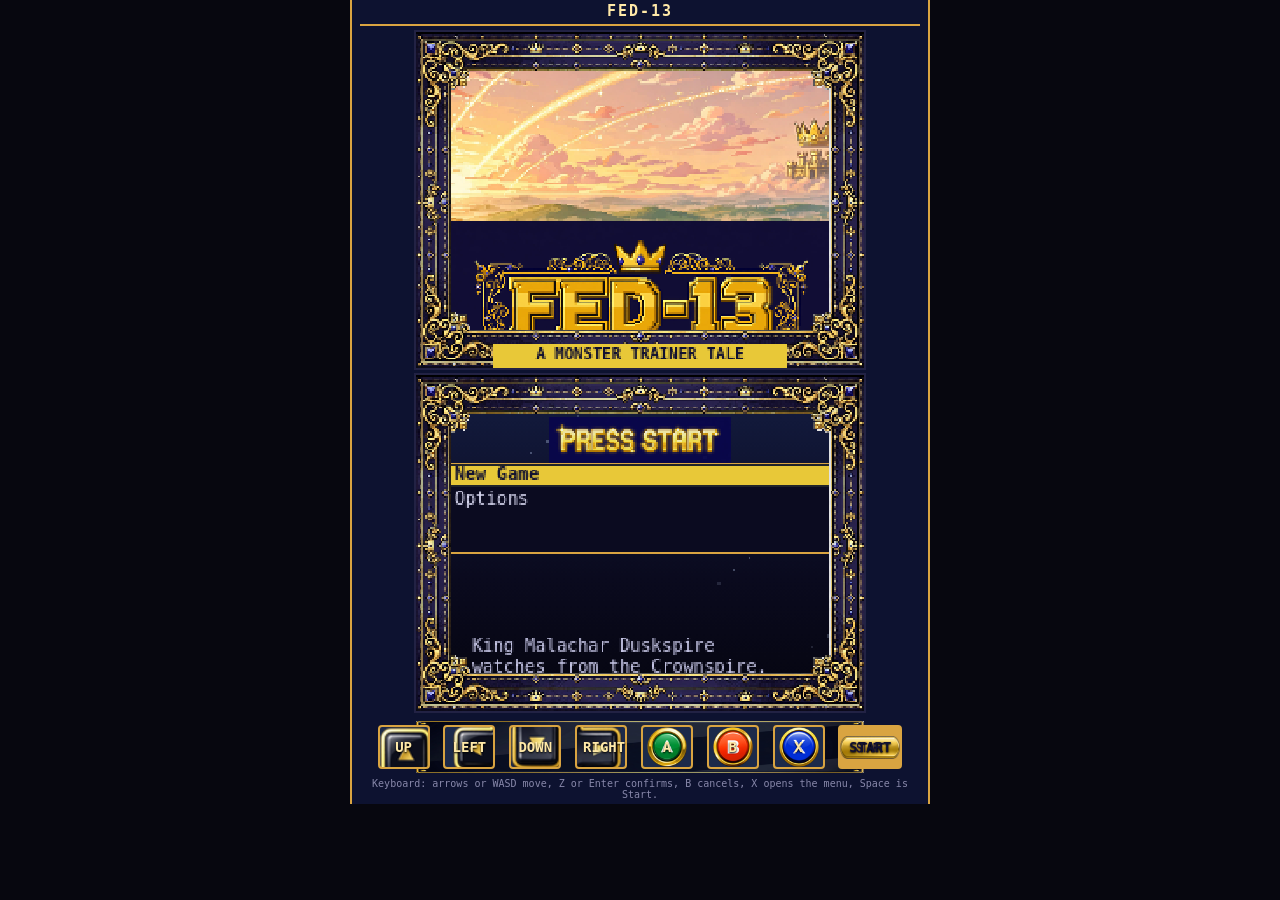
<file: index.html>
<!DOCTYPE html>
<!-- FED-13 build version 4.0.0-overhaul -->
<html lang="en">
<head>
<meta charset="utf-8">
<meta name="viewport" content="width=device-width, initial-scale=1">
<link rel="preload" as="image" href="assets/ov3_title_bg.png?v=4">
<title>FED-13</title>
<style>
  html, body { margin: 0; padding: 0; background: #07070f; }
  body { font-family: monospace; color: #c8c8e8; text-align: center; }
  #fed13-ds { background: #0d1230; padding: 8px 8px 12px; max-width: 560px; margin: 0 auto; border-left: 2px solid #d9a441; border-right: 2px solid #d9a441; }
  #fed13-ds h1 { color: #ffe9a8; font-size: 18px; margin: 4px 0 10px; letter-spacing: 2px; border-bottom: 2px solid #d9a441; padding-bottom: 4px; }
  canvas { display: inline-block; background: #000; border: 2px solid #d9a441; image-rendering: pixelated; width: 448px; height: 336px; max-width: 100%; }
  #fed13-controls { margin-top: 8px; user-select: none; background-image: url("assets/ov4_controls_bar.png?v=4"); background-repeat: no-repeat; background-position: center center; background-size: 448px 84px; padding: 16px 0; }
  #fed13-controls button { width: 52px; height: 44px; margin: 3px; font-size: 14px; font-family: monospace; font-weight: bold; cursor: pointer; background: #1c2a4a; color: #ffe9a8; text-shadow: 0 1px 2px #000; border: 2px solid #d9a441; box-shadow: none; border-radius: 4px; background-repeat: no-repeat; background-position: center center; background-size: contain; }
  #fed13-controls button.btn-dpad { background-image: url("assets/ov4_dpad.png?v=4"); }
  #fed13-controls button.btn-dpad:nth-of-type(1) { background-size: 136.26px 136.26px; background-position: -42.13px 0; }
  #fed13-controls button.btn-dpad:nth-of-type(2) { background-size: 120.69px 120.69px; background-position: 7.14px -38.97px; }
  #fed13-controls button.btn-dpad:nth-of-type(3) { background-size: 136.26px 136.26px; background-position: -42.13px -92.97px; }
  #fed13-controls button.btn-dpad:nth-of-type(4) { background-size: 120.69px 120.69px; background-position: -75.83px -38.97px; }
  #fed13-controls button.btn-a { background-image: url("assets/ov4_btn_a.png?v=4"); }
  #fed13-controls button.btn-b { background-image: url("assets/ov4_btn_b.png?v=4"); }
  #fed13-controls button.btn-x { background-image: url("assets/ov4_btn_x.png?v=4"); }
  #fed13-controls button.btn-start { background-image: url("assets/ov4_btn_start.png?v=4"); background-color: #d9a441; color: #101030; }
  #fed13-controls button.wide { width: 64px; }
  #fed13-hint { font-size: 11px; color: #8888aa; margin-top: 8px; }
  /* Compact layout for short viewports (900px tall): tighten spacing
   * so the full control bar stays above the fold without scrolling.
   * Canvas size is set inline by engine.js (SCALE), so no canvas
   * rule here; only spacing shrinks. Tall viewports keep the default
   * layout unchanged. */
  @media (max-height: 940px) {
    #fed13-ds { padding: 2px 8px 4px; }
    #fed13-ds h1 { font-size: 15px; margin: 0 0 4px; }
    #fed13-controls { margin-top: 2px; padding: 4px 0; background-size: 448px 52px; }
    #fed13-hint { font-size: 10px; margin-top: 2px; }
  }
</style>
</head>
<body>
<div id="fed13-ds">
  <h1>FED-13</h1>
  <canvas id="topScreen" width="256" height="192"></canvas><br>
  <canvas id="bottomScreen" width="256" height="192"></canvas>
  <div id="fed13-controls">
    <button type="button" class="btn-dpad" onclick="window.FED13 &amp;&amp; window.FED13.press('up')">UP</button>
    <button type="button" class="btn-dpad" onclick="window.FED13 &amp;&amp; window.FED13.press('left')">LEFT</button>
    <button type="button" class="btn-dpad" onclick="window.FED13 &amp;&amp; window.FED13.press('down')">DOWN</button>
    <button type="button" class="btn-dpad" onclick="window.FED13 &amp;&amp; window.FED13.press('right')">RIGHT</button>
    <button type="button" class="btn-a" onclick="window.FED13 &amp;&amp; window.FED13.press('confirm')">A</button>
    <button type="button" class="btn-b" onclick="window.FED13 &amp;&amp; window.FED13.press('cancel')">B</button>
    <button type="button" class="btn-x" onclick="window.FED13 &amp;&amp; window.FED13.press('menu')">X</button>
    <button type="button" class="wide btn-start" onclick="window.FED13 &amp;&amp; window.FED13.press('start')">START</button>
  </div>
  <div id="fed13-hint">Keyboard: arrows or WASD move, Z or Enter confirms, B cancels, X opens the menu, Space is Start.</div>
</div>
<script src="code/engine.js"></script>
<script src="code/story.js"></script>
<script src="code/overworld.js"></script>
<script src="code/battle1v1.js"></script>
<script src="code/grid.js"></script>
<script>
  document.addEventListener('DOMContentLoaded', function () {
    if (window.FED13 && typeof window.FED13.init === 'function') { window.FED13.init(); }
  });
</script>
</body>
</html>
</file>
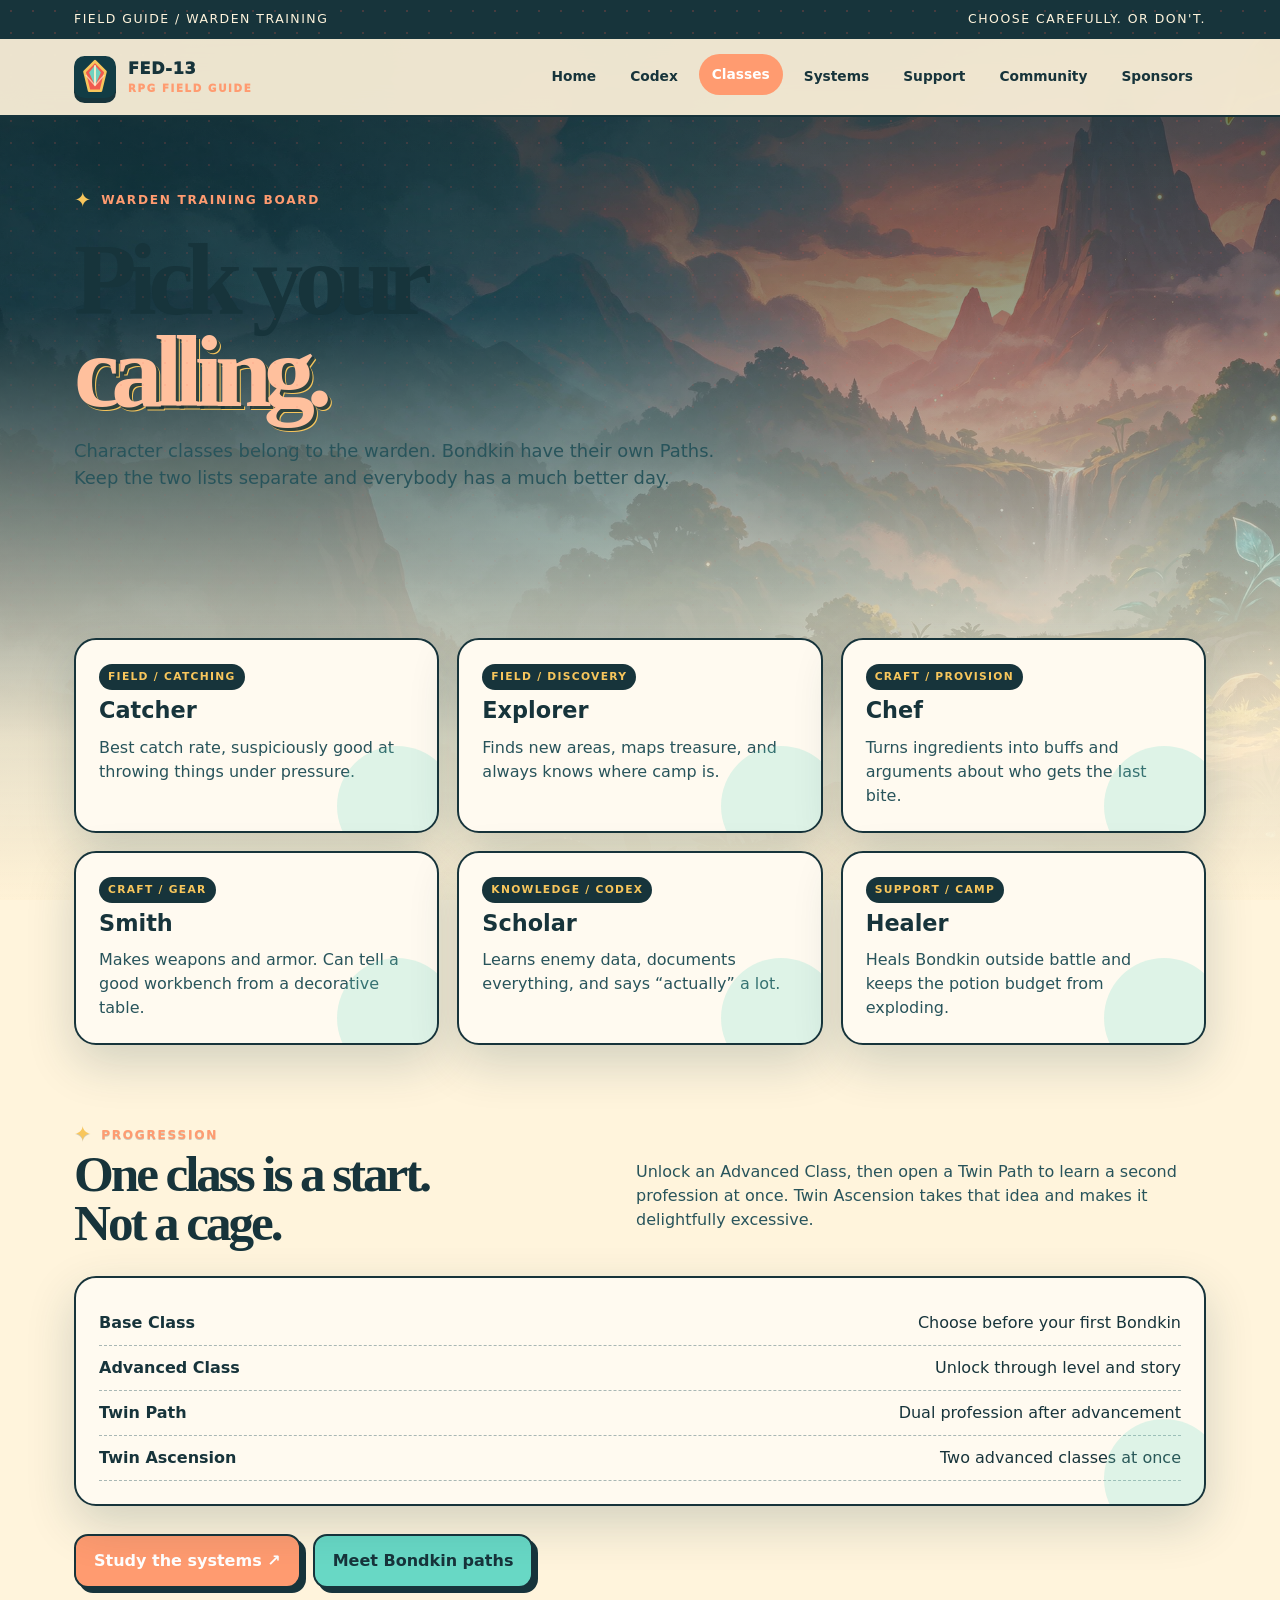
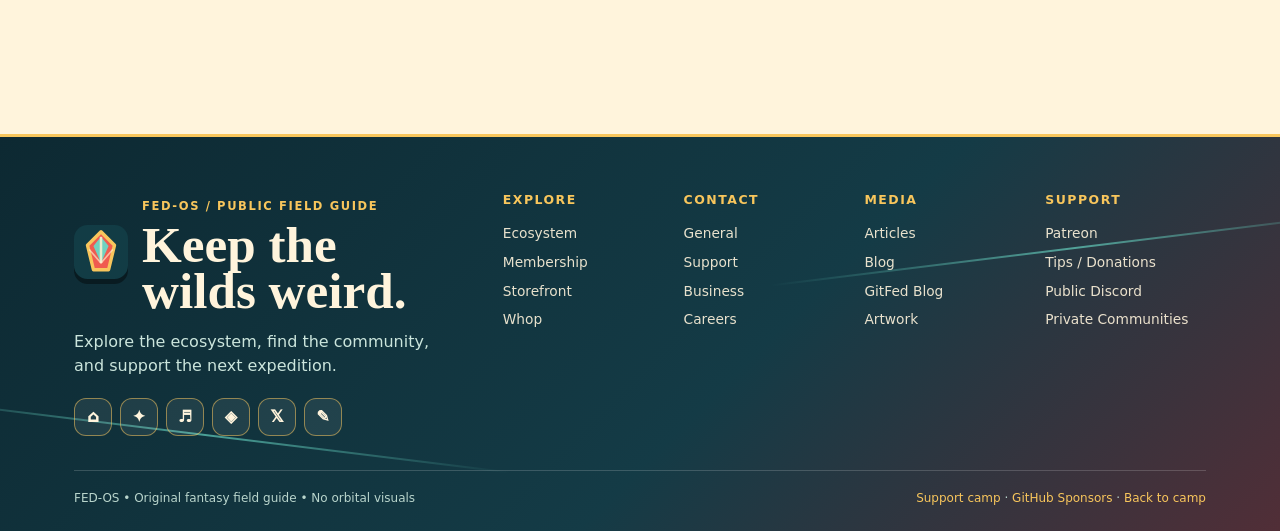
<file: classes.html>
<!doctype html><html lang="en"><head><meta charset="utf-8"><meta name="viewport" content="width=device-width,initial-scale=1"><title>Classes — FED-13 RPG</title><meta name="description" content="Explore warden classes, advanced classes, Twin Paths and Twin Ascension in FED-13 RPG."><link rel="icon" href="assets/favicon.svg" type="image/svg+xml"><link rel="stylesheet" href="css/styles.css"><link rel="stylesheet" href="css/footer.css"></head><body><div class="topline"><div class="shell"><span>Field Guide / Warden Training</span><span>Choose carefully. Or don't.</span></div></div><header class="nav"><div class="shell nav-inner"><a class="brand" href="index.html"><img src="assets/favicon.svg" alt="Crystal crest symbol"><span>FED-13<small>RPG FIELD GUIDE</small></span></a><nav class="nav-links" aria-label="Primary"><a href="index.html">Home</a><a href="codex.html">Codex</a><a href="classes.html" aria-current="page">Classes</a><a href="systems.html">Systems</a><a href="payments.html">Support</a><a href="community.html">Community</a><a href="sponsor.html">Sponsors</a></nav></div></header><main><section class="page-hero"><div class="shell reveal"><span class="eyebrow">Warden training board</span><h1>Pick your<br><span>calling.</span></h1><p>Character classes belong to the warden. Bondkin have their own Paths. Keep the two lists separate and everybody has a much better day.</p></div></section><section class="section"><div class="shell"><div class="feature-grid"><article class="card reveal"><span class="badge">Field / Catching</span><h3>Catcher</h3><p>Best catch rate, suspiciously good at throwing things under pressure.</p></article><article class="card reveal"><span class="badge">Field / Discovery</span><h3>Explorer</h3><p>Finds new areas, maps treasure, and always knows where camp is.</p></article><article class="card reveal"><span class="badge">Craft / Provision</span><h3>Chef</h3><p>Turns ingredients into buffs and arguments about who gets the last bite.</p></article><article class="card reveal"><span class="badge">Craft / Gear</span><h3>Smith</h3><p>Makes weapons and armor. Can tell a good workbench from a decorative table.</p></article><article class="card reveal"><span class="badge">Knowledge / Codex</span><h3>Scholar</h3><p>Learns enemy data, documents everything, and says “actually” a lot.</p></article><article class="card reveal"><span class="badge">Support / Camp</span><h3>Healer</h3><p>Heals Bondkin outside battle and keeps the potion budget from exploding.</p></article></div><div class="section-head reveal" style="margin-top:74px"><div><span class="eyebrow">Progression</span><h2>One class is a start.<br>Not a cage.</h2></div><p class="section-intro">Unlock an Advanced Class, then open a Twin Path to learn a second profession at once. Twin Ascension takes that idea and makes it delightfully excessive.</p></div><div class="card reveal"><div class="statline"><strong>Base Class</strong><span>Choose before your first Bondkin</span></div><div class="statline"><strong>Advanced Class</strong><span>Unlock through level and story</span></div><div class="statline"><strong>Twin Path</strong><span>Dual profession after advancement</span></div><div class="statline"><strong>Twin Ascension</strong><span>Two advanced classes at once</span></div></div><div class="actions"><a class="button" href="systems.html">Study the systems ↗</a><a class="button alt" href="codex.html">Meet Bondkin paths</a></div></div></section></main><footer class="fed-footer"><div class="shell fed-footer-inner"><div class="fed-footer-top"><div><div class="fed-footer-brand"><img src="assets/favicon.svg" alt="FED-OS crystal crest symbol"><div><p class="fed-footer-kicker">FED-OS / public field guide</p><h2>Keep the wilds weird.</h2></div></div><p>Explore the ecosystem, find the community, and support the next expedition.</p><div class="fed-socials" aria-label="FED-OS social links"><a class="fed-social" href="https://www.fedpromptly.org" target="_blank" rel="noopener" aria-label="Explore the FED-OS ecosystem" title="Ecosystem">⌂</a><a class="fed-social" href="https://www.fedpromptly.com/aid" target="_blank" rel="noopener" aria-label="Join FED-OS membership" title="Membership">✦</a><a class="fed-social" href="https://discord.gg/Jm4XStx4Pf" target="_blank" rel="noopener" aria-label="Join the FED-OS Discord" title="Discord">♬</a><a class="fed-social" href="https://bsky.app/profile/fed-os.bsky.social" target="_blank" rel="noopener" aria-label="FED-OS on Bluesky" title="Bluesky">◈</a><a class="fed-social" href="https://x.com/Fedpromptly" target="_blank" rel="noopener" aria-label="FED-OS on X" title="X">𝕏</a><a class="fed-social" href="https://www.deviantart.com/fedpromptly" target="_blank" rel="noopener" aria-label="FED-OS artwork" title="Artwork">✎</a></div></div><div class="fed-footer-columns"><div class="fed-footer-column"><h3>Explore</h3><a href="https://www.fedpromptly.org" target="_blank" rel="noopener">Ecosystem</a><a href="https://www.fedpromptly.com/aid" target="_blank" rel="noopener">Membership</a><a href="https://www.jabburr.com/fed-os" target="_blank" rel="noopener">Storefront</a><a href="https://whop.com/fedpromptly/" target="_blank" rel="noopener">Whop</a></div><div class="fed-footer-column"><h3>Contact</h3><a href="mailto:contact@fedpromptly.com">General</a><a href="mailto:support@fedpromptly.com">Support</a><a href="mailto:business@fedpromptly.com">Business</a><a href="mailto:careers@fedpromptly.com">Careers</a></div><div class="fed-footer-column"><h3>Media</h3><a href="https://substack.com/@fedpromptly" target="_blank" rel="noopener">Articles</a><a href="https://fedpromptly.wordpress.com/" target="_blank" rel="noopener">Blog</a><a href="https://gitfed.substack.com/" target="_blank" rel="noopener">GitFed Blog</a><a href="https://www.deviantart.com/fedpromptly" target="_blank" rel="noopener">Artwork</a></div><div class="fed-footer-column"><h3>Support</h3><a href="https://www.patreon.com/c/FEDpromptly" target="_blank" rel="noopener">Patreon</a><a href="https://buymeacoffee.com/fedpromptly" target="_blank" rel="noopener">Tips / Donations</a><a href="community.html">Public Discord</a><a href="private-communities.html">Private Communities</a></div></div></div><div class="fed-footer-bottom"><span>FED-OS • Original fantasy field guide • No orbital visuals</span><span><a href="payments.html">Support camp</a> · <a href="sponsor.html">GitHub Sponsors</a> · <a href="index.html">Back to camp</a></span></div></div></footer><script src="js/app.js"></script></body></html>
</file>
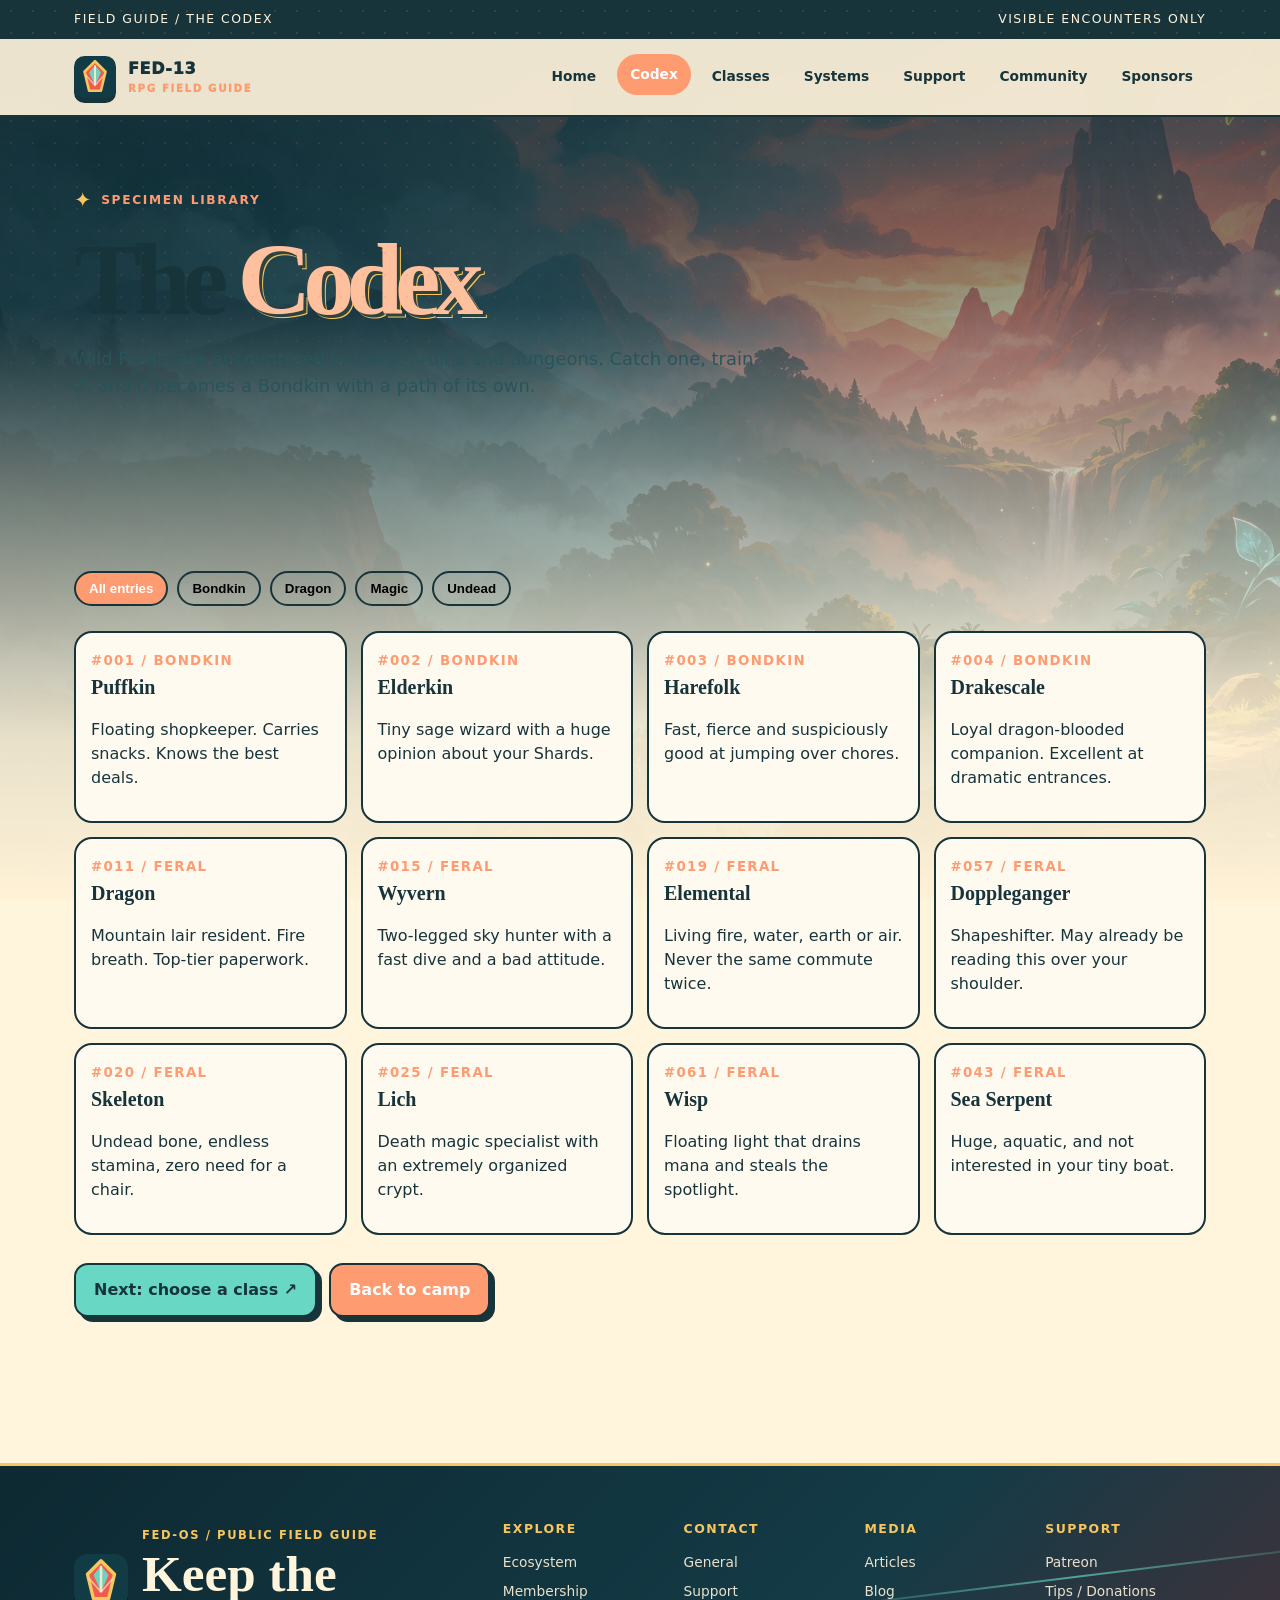
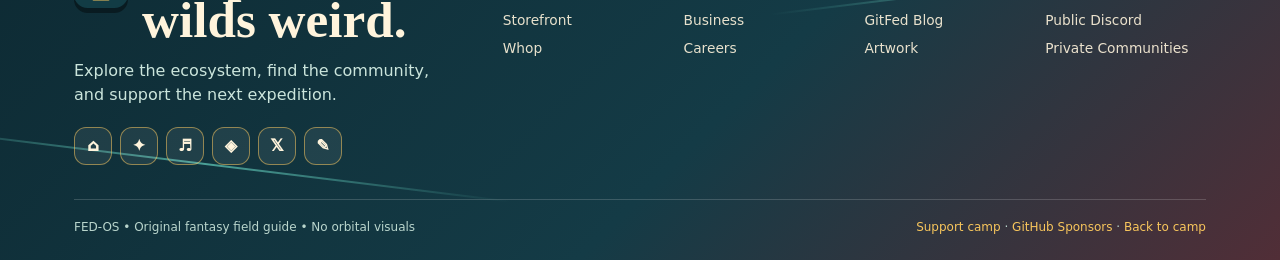
<file: codex.html>
<!doctype html><html lang="en"><head><meta charset="utf-8"><meta name="viewport" content="width=device-width,initial-scale=1"><title>Codex — FED-13 RPG</title><meta name="description" content="Browse the FED-13 RPG Bondkin and Feral creature field guide."><link rel="icon" href="assets/favicon.svg" type="image/svg+xml"><link rel="stylesheet" href="css/styles.css"><link rel="stylesheet" href="css/footer.css"></head><body><div class="topline"><div class="shell"><span>Field Guide / The Codex</span><span>Visible encounters only</span></div></div><header class="nav"><div class="shell nav-inner"><a class="brand" href="index.html"><img src="assets/favicon.svg" alt="Crystal crest symbol"><span>FED-13<small>RPG FIELD GUIDE</small></span></a><nav class="nav-links" aria-label="Primary"><a href="index.html">Home</a><a href="codex.html" aria-current="page">Codex</a><a href="classes.html">Classes</a><a href="systems.html">Systems</a><a href="payments.html">Support</a><a href="community.html">Community</a><a href="sponsor.html">Sponsors</a></nav></div></header><main><section class="page-hero"><div class="shell reveal"><span class="eyebrow">Specimen library</span><h1>The <span>Codex</span></h1><p>Wild Ferals are encountered in routes, ruins and dungeons. Catch one, train it, and it becomes a Bondkin with a path of its own.</p></div></section><section class="section"><div class="shell"><div class="filter-row reveal"><button class="filter active" data-filter="all">All entries</button><button class="filter" data-filter="bondkin">Bondkin</button><button class="filter" data-filter="dragon">Dragon</button><button class="filter" data-filter="magic">Magic</button><button class="filter" data-filter="undead">Undead</button></div><div class="codex-grid"><article class="creature reveal" data-type="bondkin"><small>#001 / Bondkin</small><strong>Puffkin</strong><p>Floating shopkeeper. Carries snacks. Knows the best deals.</p></article><article class="creature reveal" data-type="bondkin"><small>#002 / Bondkin</small><strong>Elderkin</strong><p>Tiny sage wizard with a huge opinion about your Shards.</p></article><article class="creature reveal" data-type="bondkin"><small>#003 / Bondkin</small><strong>Harefolk</strong><p>Fast, fierce and suspiciously good at jumping over chores.</p></article><article class="creature reveal" data-type="bondkin"><small>#004 / Bondkin</small><strong>Drakescale</strong><p>Loyal dragon-blooded companion. Excellent at dramatic entrances.</p></article><article class="creature reveal" data-type="dragon"><small>#011 / Feral</small><strong>Dragon</strong><p>Mountain lair resident. Fire breath. Top-tier paperwork.</p></article><article class="creature reveal" data-type="dragon"><small>#015 / Feral</small><strong>Wyvern</strong><p>Two-legged sky hunter with a fast dive and a bad attitude.</p></article><article class="creature reveal" data-type="magic"><small>#019 / Feral</small><strong>Elemental</strong><p>Living fire, water, earth or air. Never the same commute twice.</p></article><article class="creature reveal" data-type="magic"><small>#057 / Feral</small><strong>Doppleganger</strong><p>Shapeshifter. May already be reading this over your shoulder.</p></article><article class="creature reveal" data-type="undead"><small>#020 / Feral</small><strong>Skeleton</strong><p>Undead bone, endless stamina, zero need for a chair.</p></article><article class="creature reveal" data-type="undead"><small>#025 / Feral</small><strong>Lich</strong><p>Death magic specialist with an extremely organized crypt.</p></article><article class="creature reveal" data-type="magic"><small>#061 / Feral</small><strong>Wisp</strong><p>Floating light that drains mana and steals the spotlight.</p></article><article class="creature reveal" data-type="dragon"><small>#043 / Feral</small><strong>Sea Serpent</strong><p>Huge, aquatic, and not interested in your tiny boat.</p></article></div><div class="actions"><a class="button alt" href="classes.html">Next: choose a class ↗</a><a class="button" href="index.html">Back to camp</a></div></div></section></main><footer class="fed-footer"><div class="shell fed-footer-inner"><div class="fed-footer-top"><div><div class="fed-footer-brand"><img src="assets/favicon.svg" alt="FED-OS crystal crest symbol"><div><p class="fed-footer-kicker">FED-OS / public field guide</p><h2>Keep the wilds weird.</h2></div></div><p>Explore the ecosystem, find the community, and support the next expedition.</p><div class="fed-socials" aria-label="FED-OS social links"><a class="fed-social" href="https://www.fedpromptly.org" target="_blank" rel="noopener" aria-label="Explore the FED-OS ecosystem" title="Ecosystem">⌂</a><a class="fed-social" href="https://www.fedpromptly.com/aid" target="_blank" rel="noopener" aria-label="Join FED-OS membership" title="Membership">✦</a><a class="fed-social" href="https://discord.gg/Jm4XStx4Pf" target="_blank" rel="noopener" aria-label="Join the FED-OS Discord" title="Discord">♬</a><a class="fed-social" href="https://bsky.app/profile/fed-os.bsky.social" target="_blank" rel="noopener" aria-label="FED-OS on Bluesky" title="Bluesky">◈</a><a class="fed-social" href="https://x.com/Fedpromptly" target="_blank" rel="noopener" aria-label="FED-OS on X" title="X">𝕏</a><a class="fed-social" href="https://www.deviantart.com/fedpromptly" target="_blank" rel="noopener" aria-label="FED-OS artwork" title="Artwork">✎</a></div></div><div class="fed-footer-columns"><div class="fed-footer-column"><h3>Explore</h3><a href="https://www.fedpromptly.org" target="_blank" rel="noopener">Ecosystem</a><a href="https://www.fedpromptly.com/aid" target="_blank" rel="noopener">Membership</a><a href="https://www.jabburr.com/fed-os" target="_blank" rel="noopener">Storefront</a><a href="https://whop.com/fedpromptly/" target="_blank" rel="noopener">Whop</a></div><div class="fed-footer-column"><h3>Contact</h3><a href="mailto:contact@fedpromptly.com">General</a><a href="mailto:support@fedpromptly.com">Support</a><a href="mailto:business@fedpromptly.com">Business</a><a href="mailto:careers@fedpromptly.com">Careers</a></div><div class="fed-footer-column"><h3>Media</h3><a href="https://substack.com/@fedpromptly" target="_blank" rel="noopener">Articles</a><a href="https://fedpromptly.wordpress.com/" target="_blank" rel="noopener">Blog</a><a href="https://gitfed.substack.com/" target="_blank" rel="noopener">GitFed Blog</a><a href="https://www.deviantart.com/fedpromptly" target="_blank" rel="noopener">Artwork</a></div><div class="fed-footer-column"><h3>Support</h3><a href="https://www.patreon.com/c/FEDpromptly" target="_blank" rel="noopener">Patreon</a><a href="https://buymeacoffee.com/fedpromptly" target="_blank" rel="noopener">Tips / Donations</a><a href="community.html">Public Discord</a><a href="private-communities.html">Private Communities</a></div></div></div><div class="fed-footer-bottom"><span>FED-OS • Original fantasy field guide • No orbital visuals</span><span><a href="payments.html">Support camp</a> · <a href="sponsor.html">GitHub Sponsors</a> · <a href="index.html">Back to camp</a></span></div></div></footer><script src="js/app.js"></script></body></html>
</file>
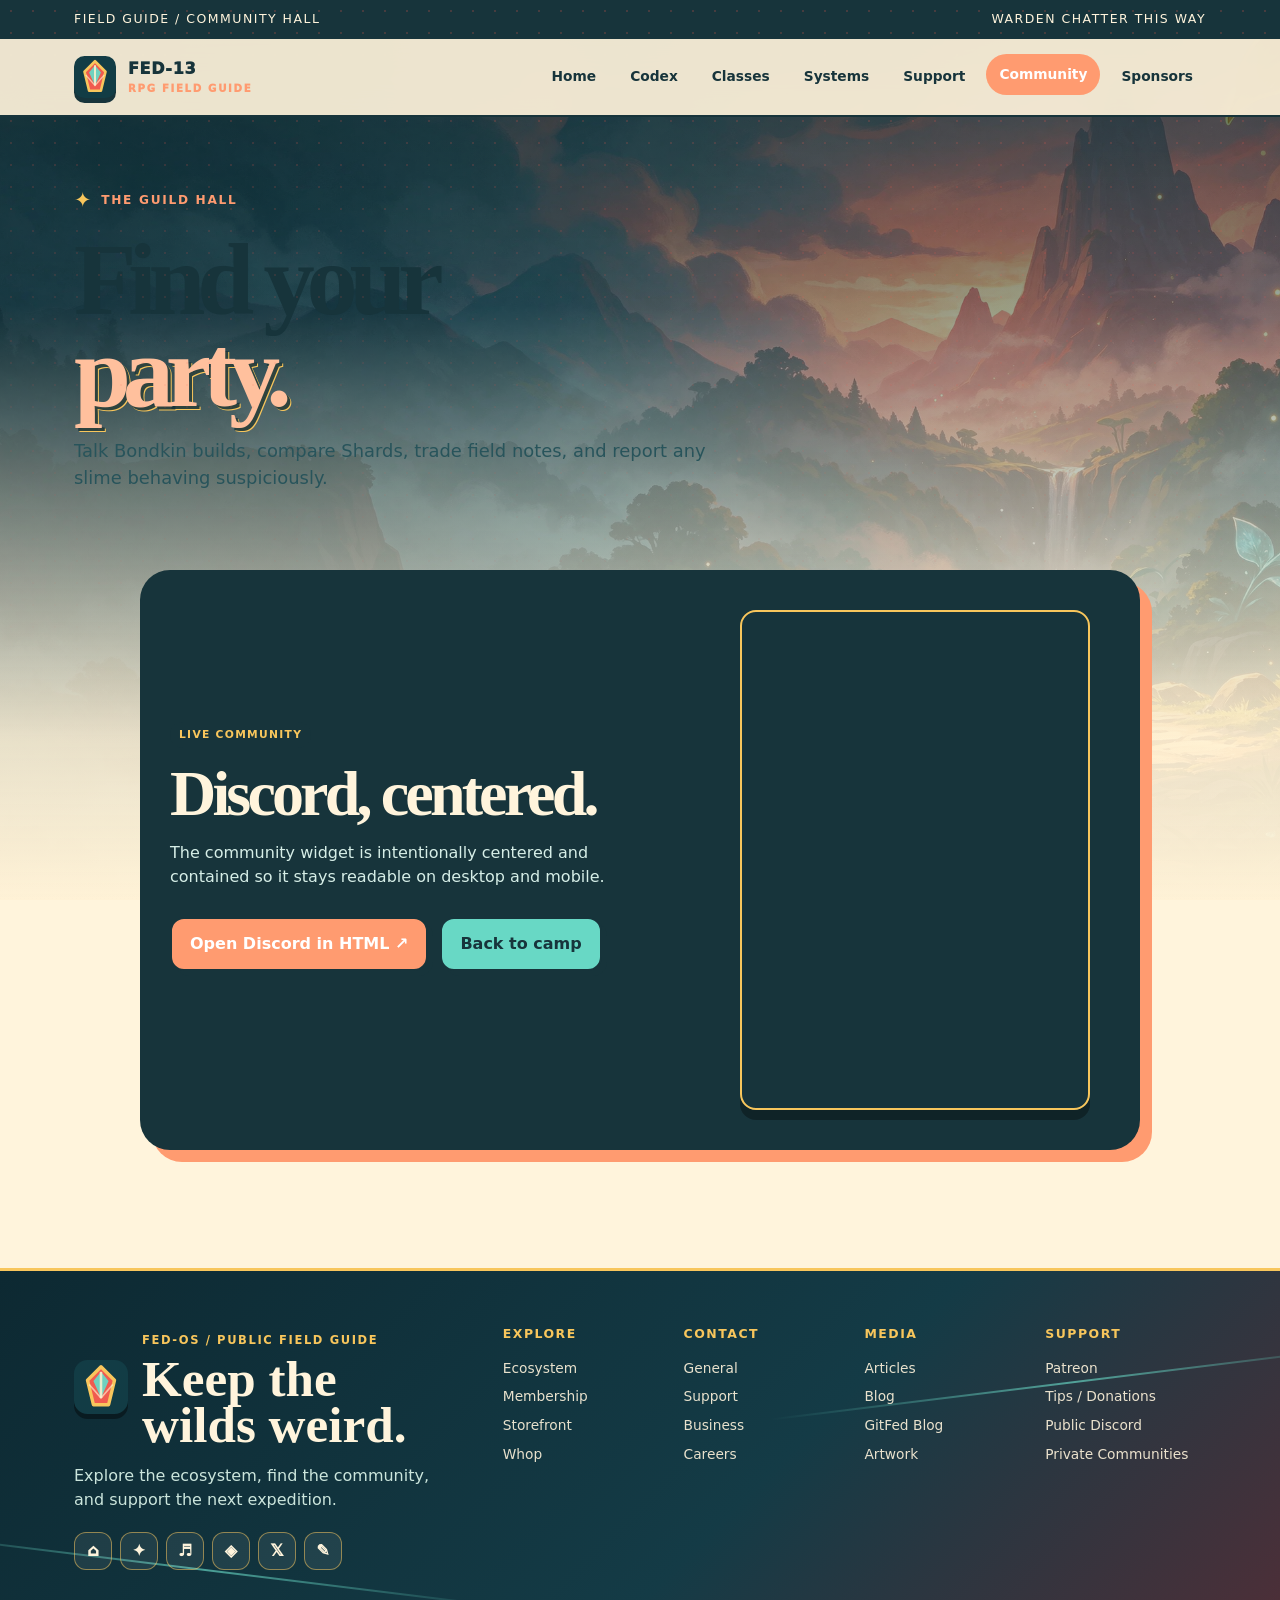
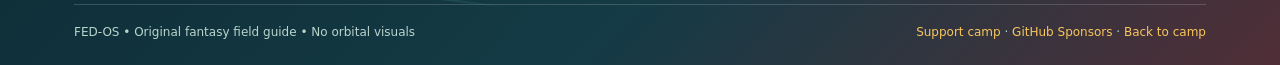
<file: community.html>
<!doctype html><html lang="en"><head><meta charset="utf-8"><meta name="viewport" content="width=device-width,initial-scale=1"><title>Community Hall — FED-13 RPG</title><meta name="description" content="Join the FED-13 RPG Discord community hall."><link rel="icon" href="assets/favicon.svg" type="image/svg+xml"><link rel="stylesheet" href="css/styles.css"><link rel="stylesheet" href="css/footer.css"></head><body><div class="topline"><div class="shell"><span>Field Guide / Community Hall</span><span>Warden chatter this way</span></div></div><header class="nav"><div class="shell nav-inner"><a class="brand" href="index.html"><img src="assets/favicon.svg" alt="Crystal crest symbol"><span>FED-13<small>RPG FIELD GUIDE</small></span></a><nav class="nav-links" aria-label="Primary"><a href="index.html">Home</a><a href="codex.html">Codex</a><a href="classes.html">Classes</a><a href="systems.html">Systems</a><a href="payments.html">Support</a><a href="community.html" aria-current="page">Community</a><a href="sponsor.html">Sponsors</a></nav></div></header><main><section class="page-hero"><div class="shell reveal"><span class="eyebrow">The guild hall</span><h1>Find your<br><span>party.</span></h1><p>Talk Bondkin builds, compare Shards, trade field notes, and report any slime behaving suspiciously.</p></div></section><section class="section community-section"><div class="shell"><div class="community-card reveal"><div class="community-copy"><span class="badge">Live community</span><h2>Discord, centered.</h2><p>The community widget is intentionally centered and contained so it stays readable on desktop and mobile.</p><div class="actions"><a class="button" href="https://discord.gg/" target="_blank" rel="noopener">Open Discord in HTML ↗</a><a class="button alt" href="index.html">Back to camp</a></div></div><div class="discord-frame"><iframe src="https://discord.com/widget?id=1400235929154879490&theme=dark" title="FED-13 RPG Discord community" width="350" height="500" allowtransparency="true" frameborder="0" sandbox="allow-popups allow-popups-to-escape-sandbox allow-same-origin allow-scripts"></iframe></div></div></div></section></main><footer class="fed-footer"><div class="shell fed-footer-inner"><div class="fed-footer-top"><div><div class="fed-footer-brand"><img src="assets/favicon.svg" alt="FED-OS crystal crest symbol"><div><p class="fed-footer-kicker">FED-OS / public field guide</p><h2>Keep the wilds weird.</h2></div></div><p>Explore the ecosystem, find the community, and support the next expedition.</p><div class="fed-socials" aria-label="FED-OS social links"><a class="fed-social" href="https://www.fedpromptly.org" target="_blank" rel="noopener" aria-label="Explore the FED-OS ecosystem" title="Ecosystem">⌂</a><a class="fed-social" href="https://www.fedpromptly.com/aid" target="_blank" rel="noopener" aria-label="Join FED-OS membership" title="Membership">✦</a><a class="fed-social" href="https://discord.gg/Jm4XStx4Pf" target="_blank" rel="noopener" aria-label="Join the FED-OS Discord" title="Discord">♬</a><a class="fed-social" href="https://bsky.app/profile/fed-os.bsky.social" target="_blank" rel="noopener" aria-label="FED-OS on Bluesky" title="Bluesky">◈</a><a class="fed-social" href="https://x.com/Fedpromptly" target="_blank" rel="noopener" aria-label="FED-OS on X" title="X">𝕏</a><a class="fed-social" href="https://www.deviantart.com/fedpromptly" target="_blank" rel="noopener" aria-label="FED-OS artwork" title="Artwork">✎</a></div></div><div class="fed-footer-columns"><div class="fed-footer-column"><h3>Explore</h3><a href="https://www.fedpromptly.org" target="_blank" rel="noopener">Ecosystem</a><a href="https://www.fedpromptly.com/aid" target="_blank" rel="noopener">Membership</a><a href="https://www.jabburr.com/fed-os" target="_blank" rel="noopener">Storefront</a><a href="https://whop.com/fedpromptly/" target="_blank" rel="noopener">Whop</a></div><div class="fed-footer-column"><h3>Contact</h3><a href="mailto:contact@fedpromptly.com">General</a><a href="mailto:support@fedpromptly.com">Support</a><a href="mailto:business@fedpromptly.com">Business</a><a href="mailto:careers@fedpromptly.com">Careers</a></div><div class="fed-footer-column"><h3>Media</h3><a href="https://substack.com/@fedpromptly" target="_blank" rel="noopener">Articles</a><a href="https://fedpromptly.wordpress.com/" target="_blank" rel="noopener">Blog</a><a href="https://gitfed.substack.com/" target="_blank" rel="noopener">GitFed Blog</a><a href="https://www.deviantart.com/fedpromptly" target="_blank" rel="noopener">Artwork</a></div><div class="fed-footer-column"><h3>Support</h3><a href="https://www.patreon.com/c/FEDpromptly" target="_blank" rel="noopener">Patreon</a><a href="https://buymeacoffee.com/fedpromptly" target="_blank" rel="noopener">Tips / Donations</a><a href="community.html">Public Discord</a><a href="private-communities.html">Private Communities</a></div></div></div><div class="fed-footer-bottom"><span>FED-OS • Original fantasy field guide • No orbital visuals</span><span><a href="payments.html">Support camp</a> · <a href="sponsor.html">GitHub Sponsors</a> · <a href="index.html">Back to camp</a></span></div></div></footer><script src="js/app.js"></script></body></html>
</file>
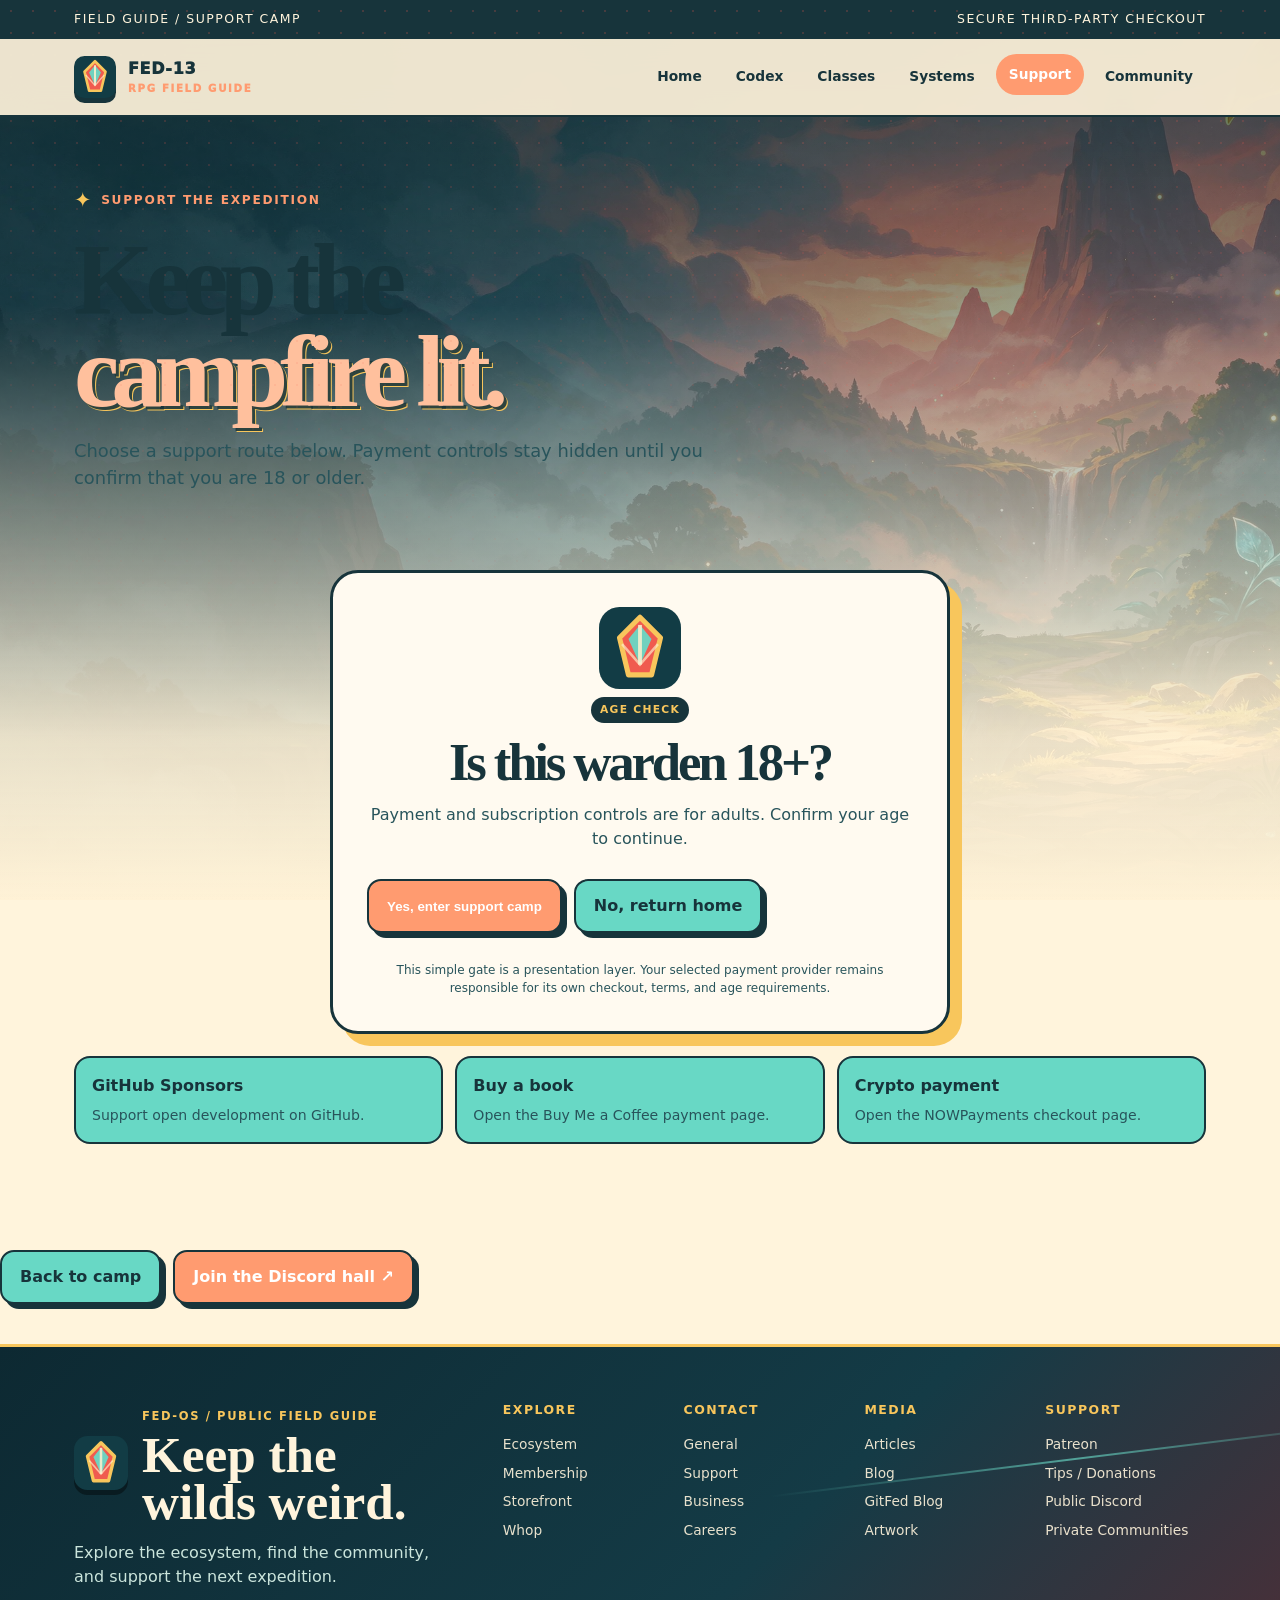
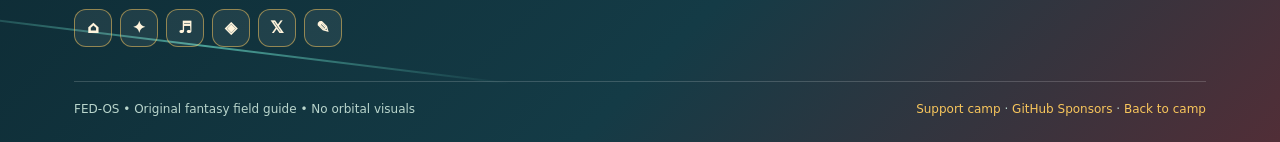
<file: payments.html>
<!doctype html><html lang="en"><head><meta charset="utf-8"><meta name="viewport" content="width=device-width,initial-scale=1"><title>Support FED-13 RPG</title><meta name="description" content="Age-gated subscription, donation, and card support options for FED-13 RPG."><link rel="icon" href="assets/favicon.svg" type="image/svg+xml"><link rel="stylesheet" href="css/styles.css"><link rel="stylesheet" href="css/footer.css"></head><body><div class="topline"><div class="shell"><span>Field Guide / Support Camp</span><span>Secure third-party checkout</span></div></div><header class="nav"><div class="shell nav-inner"><a class="brand" href="index.html"><img src="assets/favicon.svg" alt="Crystal crest symbol"><span>FED-13<small>RPG FIELD GUIDE</small></span></a><nav class="nav-links" aria-label="Primary"><a href="index.html">Home</a><a href="codex.html">Codex</a><a href="classes.html">Classes</a><a href="systems.html">Systems</a><a href="payments.html" aria-current="page">Support</a><a href="community.html">Community</a></nav></div></header><main><section class="page-hero"><div class="shell reveal"><span class="eyebrow">Support the expedition</span><h1>Keep the<br><span>campfire lit.</span></h1><p>Choose a support route below. Payment controls stay hidden until you confirm that you are 18 or older.</p></div></section><section class="section support-section"><div class="shell"><div class="age-gate" id="age-gate" role="dialog" aria-modal="true" aria-labelledby="age-title"><div class="gate-symbol"><img src="assets/favicon.svg" alt="Crystal crest symbol"></div><span class="badge">Age check</span><h2 id="age-title">Is this warden 18+?</h2><p>Payment and subscription controls are for adults. Confirm your age to continue.</p><div class="actions"><button class="button" id="age-yes" type="button">Yes, enter support camp</button><a class="button alt" href="index.html">No, return home</a></div><p class="fine-print">This simple gate is a presentation layer. Your selected payment provider remains responsible for its own checkout, terms, and age requirements.</p></div><div class="support-content" id="support-content" hidden><div class="support-tabs" role="tablist" aria-label="Support options"><button class="support-tab active" role="tab" aria-selected="true" aria-controls="subscription-panel" id="subscription-tab" data-panel="subscription-panel">Subscribe</button><button class="support-tab" role="tab" aria-selected="false" aria-controls="donation-panel" id="donation-tab" data-panel="donation-panel">Donate</button><button class="support-tab" role="tab" aria-selected="false" aria-controls="card-panel" id="card-tab" data-panel="card-panel">Card</button></div><section class="support-panel active" id="subscription-panel" role="tabpanel" aria-labelledby="subscription-tab"><span class="badge">Monthly support</span><h2>Join the expedition roster</h2><p>Subscribe through PayPal's hosted control. The provider handles the secure payment step.</p><div id="paypal-button-container-P-4FD24238VX4902214NK2XP2Y" class="payment-box"><p>Loading PayPal support control…</p></div></section><section class="support-panel" id="donation-panel" role="tabpanel" aria-labelledby="donation-tab" hidden><span class="badge">One-time support</span><h2>Send supplies to camp</h2><p>Pick the route that fits your pack. Each option opens an HTML checkout or payment page.</p><div class="sponsor-inline"><div class="gh-sponsor-card"><iframe src="https://github.com/sponsors/Git-FED/card" title="Sponsor Git-FED" width="600" height="225" frameborder="0" scrolling="no" loading="lazy" referrerpolicy="no-referrer-when-downgrade"></iframe><noscript><a href="https://github.com/sponsors/Git-FED">Sponsor Git-FED on GitHub</a></noscript></div><a class="sponsor-link" href="sponsor.html">Open the full sponsor HTML page ↗</a></div><a class="sponsor-link" href="thanks.html">Open the thanks.dev-style donation page ↗</a></div><div class="payment-choice-grid"><a class="payment-choice" href="https://github.com/sponsors/Git-FED" target="_blank" rel="noopener"><strong>GitHub Sponsors</strong><span>Support open development on GitHub.</span></a><a class="payment-choice" href="https://www.buymeacoffee.com/fedpromptly" target="_blank" rel="noopener"><strong>Buy a book</strong><span>Open the Buy Me a Coffee payment page.</span></a><a class="payment-choice" href="https://nowpayments.io/payment/?iid=5997958570&source=button" target="_blank" rel="noopener"><strong>Crypto payment</strong><span>Open the NOWPayments checkout page.</span></a></div></section><section class="support-panel" id="card-panel" role="tabpanel" aria-labelledby="card-tab" hidden><span class="badge">Card checkout</span><h2>Pay by card</h2><p>Stripe hosts the card checkout control below. Card details are not collected by this static site.</p><div class="payment-box stripe-box"><stripe-buy-button buy-button-id="buy_btn_1UJKaaJaRf233kfWKZ81fcIe" publishable-key="pk_live_51UIdAGJaRf233kfWlFacR31IYVGdjCVAttNFzIgQGXQzrUdc894iJcBqamRZNwF11z2AN5kvjyzitor462f2egVI00UmKj0sd8"></stripe-buy-button></div></section><div class="actions"><a class="button alt" href="index.html">Back to camp</a><a class="button" href="community.html">Join the Discord hall ↗</a></div></div></div></section></main><footer class="fed-footer"><div class="shell fed-footer-inner"><div class="fed-footer-top"><div><div class="fed-footer-brand"><img src="assets/favicon.svg" alt="FED-OS crystal crest symbol"><div><p class="fed-footer-kicker">FED-OS / public field guide</p><h2>Keep the wilds weird.</h2></div></div><p>Explore the ecosystem, find the community, and support the next expedition.</p><div class="fed-socials" aria-label="FED-OS social links"><a class="fed-social" href="https://www.fedpromptly.org" target="_blank" rel="noopener" aria-label="Explore the FED-OS ecosystem" title="Ecosystem">⌂</a><a class="fed-social" href="https://www.fedpromptly.com/aid" target="_blank" rel="noopener" aria-label="Join FED-OS membership" title="Membership">✦</a><a class="fed-social" href="https://discord.gg/Jm4XStx4Pf" target="_blank" rel="noopener" aria-label="Join the FED-OS Discord" title="Discord">♬</a><a class="fed-social" href="https://bsky.app/profile/fed-os.bsky.social" target="_blank" rel="noopener" aria-label="FED-OS on Bluesky" title="Bluesky">◈</a><a class="fed-social" href="https://x.com/Fedpromptly" target="_blank" rel="noopener" aria-label="FED-OS on X" title="X">𝕏</a><a class="fed-social" href="https://www.deviantart.com/fedpromptly" target="_blank" rel="noopener" aria-label="FED-OS artwork" title="Artwork">✎</a></div></div><div class="fed-footer-columns"><div class="fed-footer-column"><h3>Explore</h3><a href="https://www.fedpromptly.org" target="_blank" rel="noopener">Ecosystem</a><a href="https://www.fedpromptly.com/aid" target="_blank" rel="noopener">Membership</a><a href="https://www.jabburr.com/fed-os" target="_blank" rel="noopener">Storefront</a><a href="https://whop.com/fedpromptly/" target="_blank" rel="noopener">Whop</a></div><div class="fed-footer-column"><h3>Contact</h3><a href="mailto:contact@fedpromptly.com">General</a><a href="mailto:support@fedpromptly.com">Support</a><a href="mailto:business@fedpromptly.com">Business</a><a href="mailto:careers@fedpromptly.com">Careers</a></div><div class="fed-footer-column"><h3>Media</h3><a href="https://substack.com/@fedpromptly" target="_blank" rel="noopener">Articles</a><a href="https://fedpromptly.wordpress.com/" target="_blank" rel="noopener">Blog</a><a href="https://gitfed.substack.com/" target="_blank" rel="noopener">GitFed Blog</a><a href="https://www.deviantart.com/fedpromptly" target="_blank" rel="noopener">Artwork</a></div><div class="fed-footer-column"><h3>Support</h3><a href="https://www.patreon.com/c/FEDpromptly" target="_blank" rel="noopener">Patreon</a><a href="https://buymeacoffee.com/fedpromptly" target="_blank" rel="noopener">Tips / Donations</a><a href="community.html">Public Discord</a><a href="private-communities.html">Private Communities</a></div></div></div><div class="fed-footer-bottom"><span>FED-OS • Original fantasy field guide • No orbital visuals</span><span><a href="payments.html">Support camp</a> · <a href="sponsor.html">GitHub Sponsors</a> · <a href="index.html">Back to camp</a></span></div></div></footer><script src="https://www.paypal.com/sdk/js?client-id=BAA_ndqaWMyQwTnDZ0LXwLQ22jdJo9uxkeXYqmBbF-hD41HMiZ83mvOcx1Kti0b6ZfXfje7Q1ievNaS8Ok&vault=true&intent=subscription" data-sdk-integration-source="button-factory"></script><script async src="https://js.stripe.com/v3/buy-button.js"></script><script src="js/app.js"></script><script src="js/payments.js"></script></body></html>
</file>
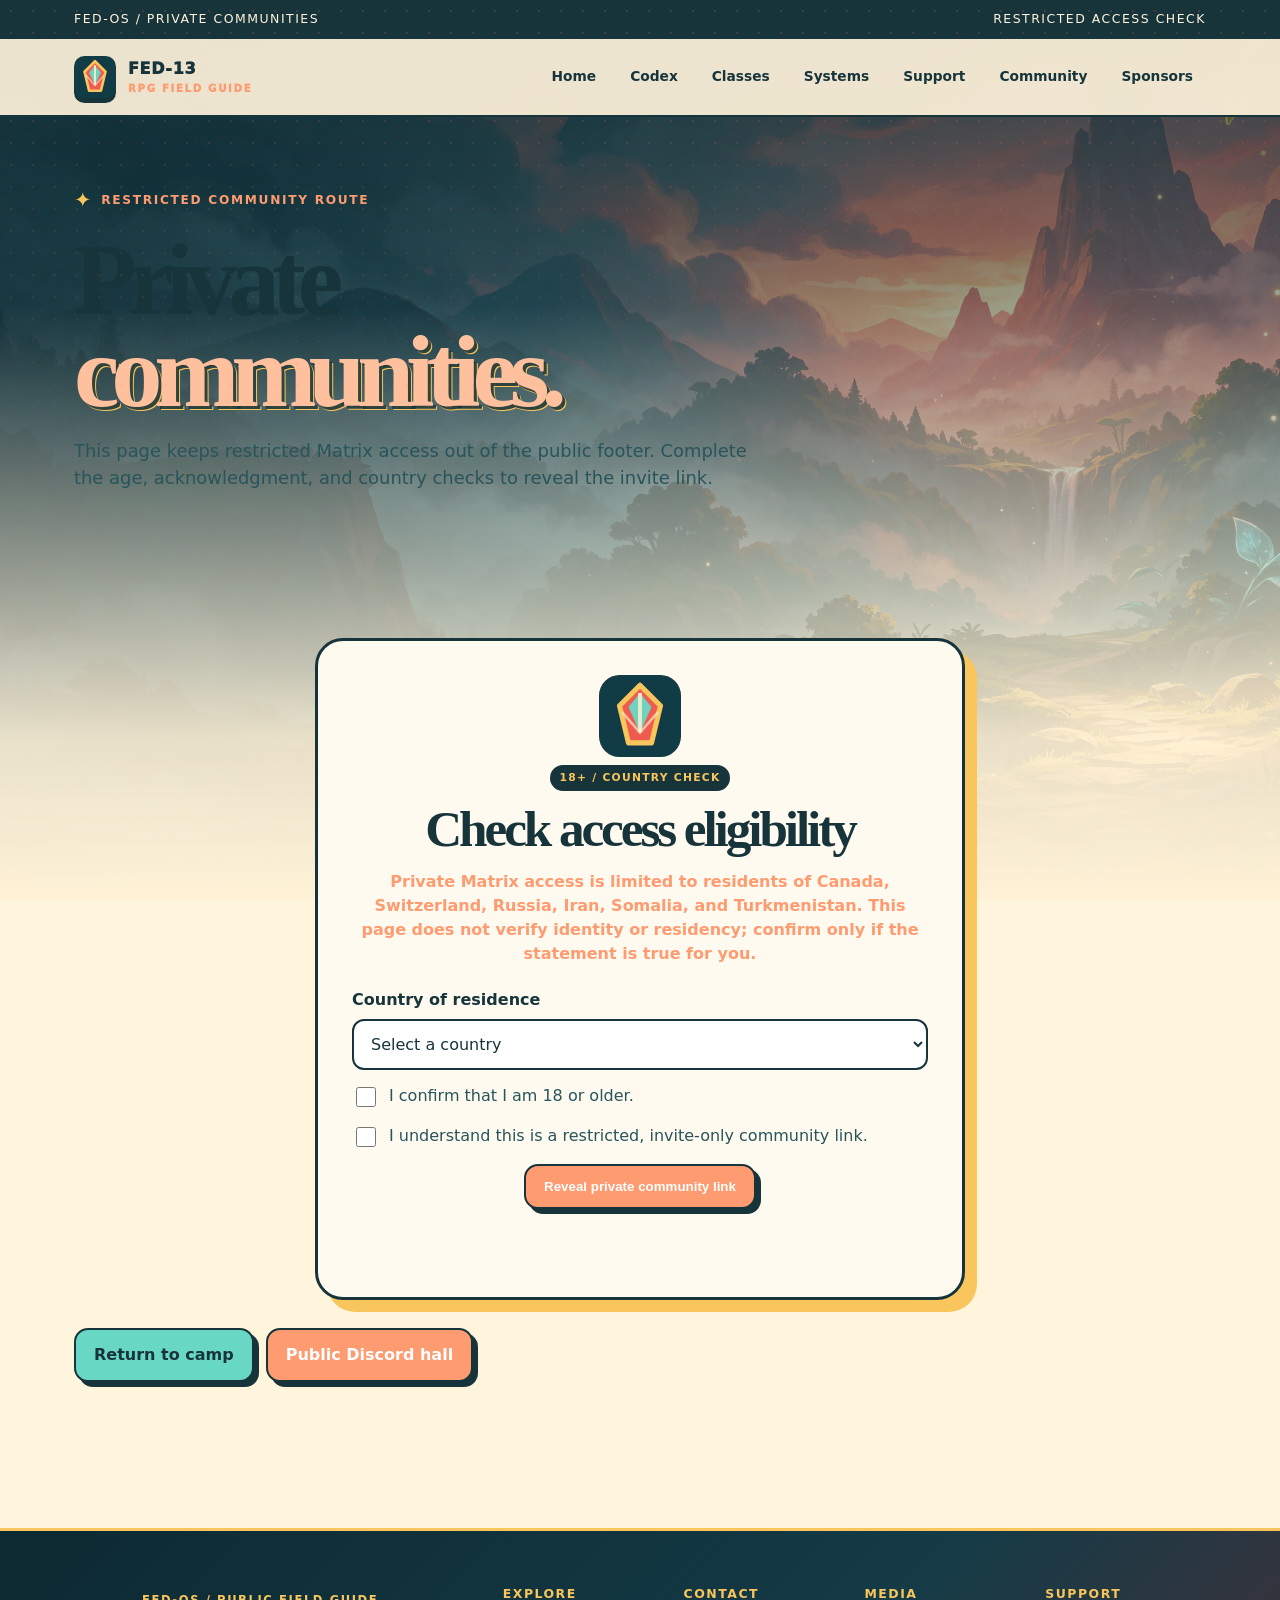
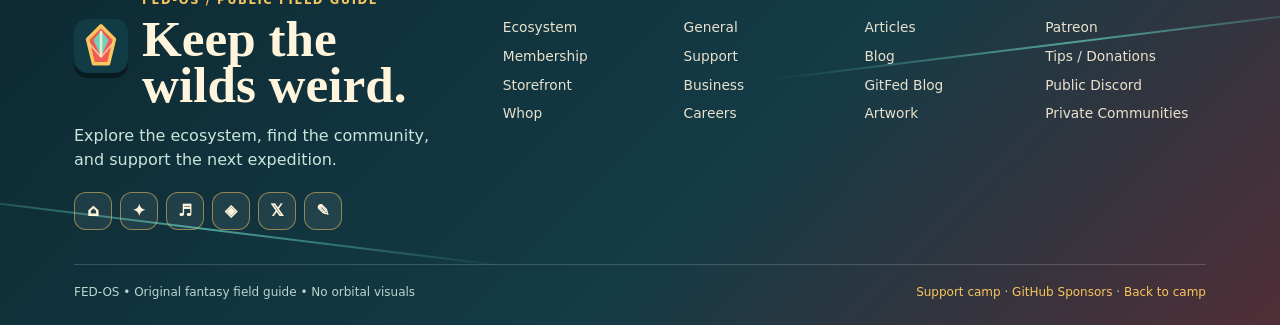
<file: private-communities.html>
<!doctype html><html lang="en"><head><meta charset="utf-8"><meta name="viewport" content="width=device-width,initial-scale=1"><title>Private Communities — FED-13 RPG</title><meta name="description" content="Age and country eligibility gate for private FED-OS community access."><link rel="icon" href="assets/favicon.svg" type="image/svg+xml"><link rel="stylesheet" href="css/styles.css"><link rel="stylesheet" href="css/footer.css"></head><body><div class="topline"><div class="shell"><span>FED-OS / Private Communities</span><span>Restricted access check</span></div></div><header class="nav"><div class="shell nav-inner"><a class="brand" href="index.html"><img src="assets/favicon.svg" alt="Crystal crest symbol"><span>FED-13<small>RPG FIELD GUIDE</small></span></a><nav class="nav-links" aria-label="Primary"><a href="index.html">Home</a><a href="codex.html">Codex</a><a href="classes.html">Classes</a><a href="systems.html">Systems</a><a href="payments.html">Support</a><a href="community.html">Community</a><a href="sponsor.html">Sponsors</a></nav></div></header><main><section class="page-hero"><div class="shell reveal"><span class="eyebrow">Restricted community route</span><h1>Private<br><span>communities.</span></h1><p>This page keeps restricted Matrix access out of the public footer. Complete the age, acknowledgment, and country checks to reveal the invite link.</p></div></section><section class="section private-section"><div class="shell"><div class="private-gate reveal"><div class="gate-symbol"><img src="assets/favicon.svg" alt="Crystal crest symbol"></div><span class="badge">18+ / country check</span><h2>Check access eligibility</h2><p class="private-warning">Private Matrix access is limited to residents of Canada, Switzerland, Russia, Iran, Somalia, and Turkmenistan. This page does not verify identity or residency; confirm only if the statement is true for you.</p><form id="private-form"><label class="field-label" for="private-country">Country of residence</label><select id="private-country" required><option value="">Select a country</option><option>Canada</option><option>Switzerland</option><option>Russia</option><option>Iran</option><option>Somalia</option><option>Turkmenistan</option><option value="other">Other</option></select><label class="check-row"><input type="checkbox" id="private-age" required><span>I confirm that I am 18 or older.</span></label><label class="check-row"><input type="checkbox" id="private-rules" required><span>I understand this is a restricted, invite-only community link.</span></label><button class="button" type="submit">Reveal private community link</button><p class="form-message" id="private-message" role="status" aria-live="polite"></p></form><div class="private-result" id="private-result" hidden><span class="badge">Eligible route unlocked</span><h3>Open the private Matrix room</h3><p>Continue only if you are eligible and accept the destination's own rules.</p><a class="button" href="https://matrix.to/#/#fed-os:matrix.org" target="_blank" rel="noopener">Open Matrix ↗</a></div></div><div class="actions"><a class="button alt" href="index.html">Return to camp</a><a class="button" href="community.html">Public Discord hall</a></div></div></section></main><footer class="fed-footer"><div class="shell fed-footer-inner"><div class="fed-footer-top"><div><div class="fed-footer-brand"><img src="assets/favicon.svg" alt="FED-OS crystal crest symbol"><div><p class="fed-footer-kicker">FED-OS / public field guide</p><h2>Keep the wilds weird.</h2></div></div><p>Explore the ecosystem, find the community, and support the next expedition.</p><div class="fed-socials" aria-label="FED-OS social links"><a class="fed-social" href="https://www.fedpromptly.org" target="_blank" rel="noopener" aria-label="Explore the FED-OS ecosystem" title="Ecosystem">⌂</a><a class="fed-social" href="https://www.fedpromptly.com/aid" target="_blank" rel="noopener" aria-label="Join FED-OS membership" title="Membership">✦</a><a class="fed-social" href="https://discord.gg/Jm4XStx4Pf" target="_blank" rel="noopener" aria-label="Join the FED-OS Discord" title="Discord">♬</a><a class="fed-social" href="https://bsky.app/profile/fed-os.bsky.social" target="_blank" rel="noopener" aria-label="FED-OS on Bluesky" title="Bluesky">◈</a><a class="fed-social" href="https://x.com/Fedpromptly" target="_blank" rel="noopener" aria-label="FED-OS on X" title="X">𝕏</a><a class="fed-social" href="https://www.deviantart.com/fedpromptly" target="_blank" rel="noopener" aria-label="FED-OS artwork" title="Artwork">✎</a></div></div><div class="fed-footer-columns"><div class="fed-footer-column"><h3>Explore</h3><a href="https://www.fedpromptly.org" target="_blank" rel="noopener">Ecosystem</a><a href="https://www.fedpromptly.com/aid" target="_blank" rel="noopener">Membership</a><a href="https://www.jabburr.com/fed-os" target="_blank" rel="noopener">Storefront</a><a href="https://whop.com/fedpromptly/" target="_blank" rel="noopener">Whop</a></div><div class="fed-footer-column"><h3>Contact</h3><a href="mailto:contact@fedpromptly.com">General</a><a href="mailto:support@fedpromptly.com">Support</a><a href="mailto:business@fedpromptly.com">Business</a><a href="mailto:careers@fedpromptly.com">Careers</a></div><div class="fed-footer-column"><h3>Media</h3><a href="https://substack.com/@fedpromptly" target="_blank" rel="noopener">Articles</a><a href="https://fedpromptly.wordpress.com/" target="_blank" rel="noopener">Blog</a><a href="https://gitfed.substack.com/" target="_blank" rel="noopener">GitFed Blog</a><a href="https://www.deviantart.com/fedpromptly" target="_blank" rel="noopener">Artwork</a></div><div class="fed-footer-column"><h3>Support</h3><a href="https://www.patreon.com/c/FEDpromptly" target="_blank" rel="noopener">Patreon</a><a href="https://buymeacoffee.com/fedpromptly" target="_blank" rel="noopener">Tips / Donations</a><a href="community.html">Public Discord</a><a href="private-communities.html">Private Communities</a></div></div></div><div class="fed-footer-bottom"><span>FED-OS • Original fantasy field guide • No orbital visuals</span><span><a href="payments.html">Support camp</a> · <a href="sponsor.html">GitHub Sponsors</a> · <a href="index.html">Back to camp</a></span></div></div></footer><script src="js/app.js"></script><script src="js/private.js"></script></body></html>
</file>
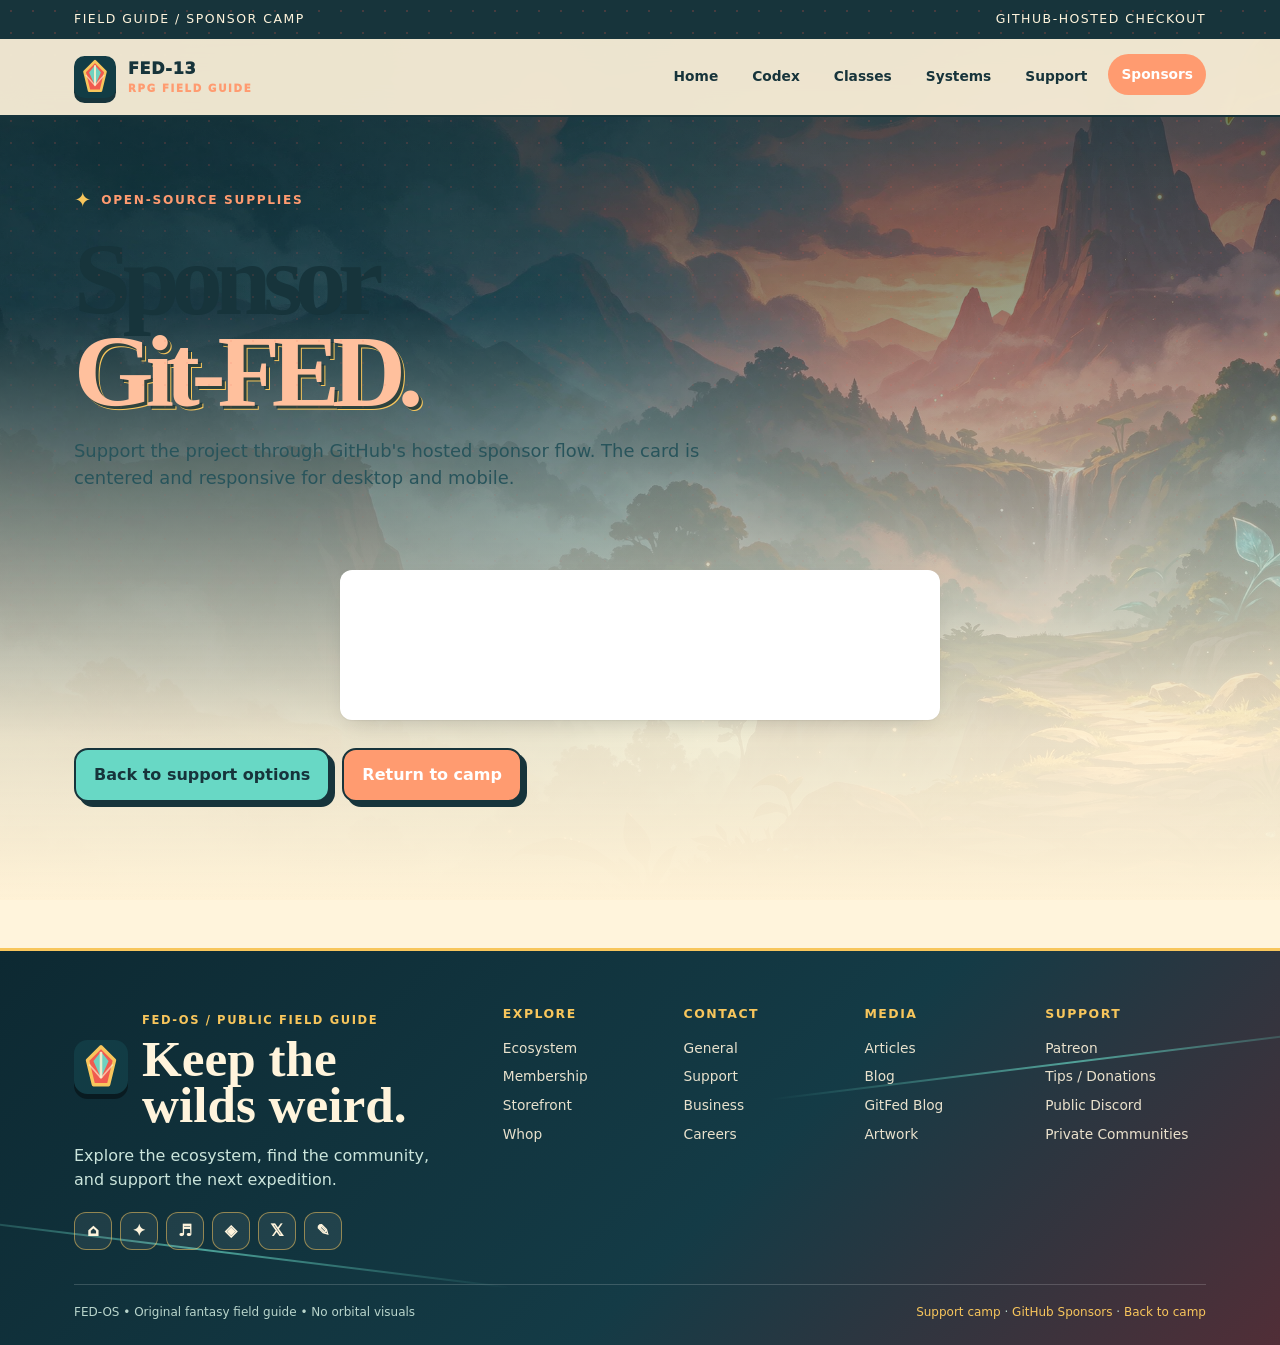
<file: sponsor.html>
<!doctype html><html lang="en"><head><meta charset="UTF-8"><meta name="viewport" content="width=device-width, initial-scale=1"><title>Sponsor Git-FED — FED-13 RPG</title><meta name="description" content="Sponsor Git-FED through GitHub Sponsors."><link rel="icon" href="assets/favicon.svg" type="image/svg+xml"><link rel="stylesheet" href="css/styles.css"><link rel="stylesheet" href="css/footer.css"></head><body><div class="topline"><div class="shell"><span>Field Guide / Sponsor Camp</span><span>GitHub-hosted checkout</span></div></div><header class="nav"><div class="shell nav-inner"><a class="brand" href="index.html"><img src="assets/favicon.svg" alt="Crystal crest symbol"><span>FED-13<small>RPG FIELD GUIDE</small></span></a><nav class="nav-links" aria-label="Primary"><a href="index.html">Home</a><a href="codex.html">Codex</a><a href="classes.html">Classes</a><a href="systems.html">Systems</a><a href="payments.html">Support</a><a href="sponsor.html" aria-current="page">Sponsors</a></nav></div></header><main><section class="page-hero"><div class="shell reveal"><span class="eyebrow">Open-source supplies</span><h1>Sponsor<br><span>Git-FED.</span></h1><p>Support the project through GitHub's hosted sponsor flow. The card is centered and responsive for desktop and mobile.</p></div></section><section class="section sponsor-section"><div class="shell"><div class="sponsor-card-wrap reveal"><div class="gh-sponsor-card"><iframe src="https://github.com/sponsors/Git-FED/card" title="Sponsor Git-FED" width="600" height="225" frameborder="0" scrolling="no" loading="lazy" referrerpolicy="no-referrer-when-downgrade"></iframe><noscript><a href="https://github.com/sponsors/Git-FED">Sponsor Git-FED on GitHub</a></noscript></div></div><div class="actions"><a class="button alt" href="payments.html">Back to support options</a><a class="button" href="index.html">Return to camp</a></div></div></section></main><footer class="fed-footer"><div class="shell fed-footer-inner"><div class="fed-footer-top"><div><div class="fed-footer-brand"><img src="assets/favicon.svg" alt="FED-OS crystal crest symbol"><div><p class="fed-footer-kicker">FED-OS / public field guide</p><h2>Keep the wilds weird.</h2></div></div><p>Explore the ecosystem, find the community, and support the next expedition.</p><div class="fed-socials" aria-label="FED-OS social links"><a class="fed-social" href="https://www.fedpromptly.org" target="_blank" rel="noopener" aria-label="Explore the FED-OS ecosystem" title="Ecosystem">⌂</a><a class="fed-social" href="https://www.fedpromptly.com/aid" target="_blank" rel="noopener" aria-label="Join FED-OS membership" title="Membership">✦</a><a class="fed-social" href="https://discord.gg/Jm4XStx4Pf" target="_blank" rel="noopener" aria-label="Join the FED-OS Discord" title="Discord">♬</a><a class="fed-social" href="https://bsky.app/profile/fed-os.bsky.social" target="_blank" rel="noopener" aria-label="FED-OS on Bluesky" title="Bluesky">◈</a><a class="fed-social" href="https://x.com/Fedpromptly" target="_blank" rel="noopener" aria-label="FED-OS on X" title="X">𝕏</a><a class="fed-social" href="https://www.deviantart.com/fedpromptly" target="_blank" rel="noopener" aria-label="FED-OS artwork" title="Artwork">✎</a></div></div><div class="fed-footer-columns"><div class="fed-footer-column"><h3>Explore</h3><a href="https://www.fedpromptly.org" target="_blank" rel="noopener">Ecosystem</a><a href="https://www.fedpromptly.com/aid" target="_blank" rel="noopener">Membership</a><a href="https://www.jabburr.com/fed-os" target="_blank" rel="noopener">Storefront</a><a href="https://whop.com/fedpromptly/" target="_blank" rel="noopener">Whop</a></div><div class="fed-footer-column"><h3>Contact</h3><a href="mailto:contact@fedpromptly.com">General</a><a href="mailto:support@fedpromptly.com">Support</a><a href="mailto:business@fedpromptly.com">Business</a><a href="mailto:careers@fedpromptly.com">Careers</a></div><div class="fed-footer-column"><h3>Media</h3><a href="https://substack.com/@fedpromptly" target="_blank" rel="noopener">Articles</a><a href="https://fedpromptly.wordpress.com/" target="_blank" rel="noopener">Blog</a><a href="https://gitfed.substack.com/" target="_blank" rel="noopener">GitFed Blog</a><a href="https://www.deviantart.com/fedpromptly" target="_blank" rel="noopener">Artwork</a></div><div class="fed-footer-column"><h3>Support</h3><a href="https://www.patreon.com/c/FEDpromptly" target="_blank" rel="noopener">Patreon</a><a href="https://buymeacoffee.com/fedpromptly" target="_blank" rel="noopener">Tips / Donations</a><a href="community.html">Public Discord</a><a href="private-communities.html">Private Communities</a></div></div></div><div class="fed-footer-bottom"><span>FED-OS • Original fantasy field guide • No orbital visuals</span><span><a href="payments.html">Support camp</a> · <a href="sponsor.html">GitHub Sponsors</a> · <a href="index.html">Back to camp</a></span></div></div></footer><script src="js/app.js"></script></body></html>
</file>
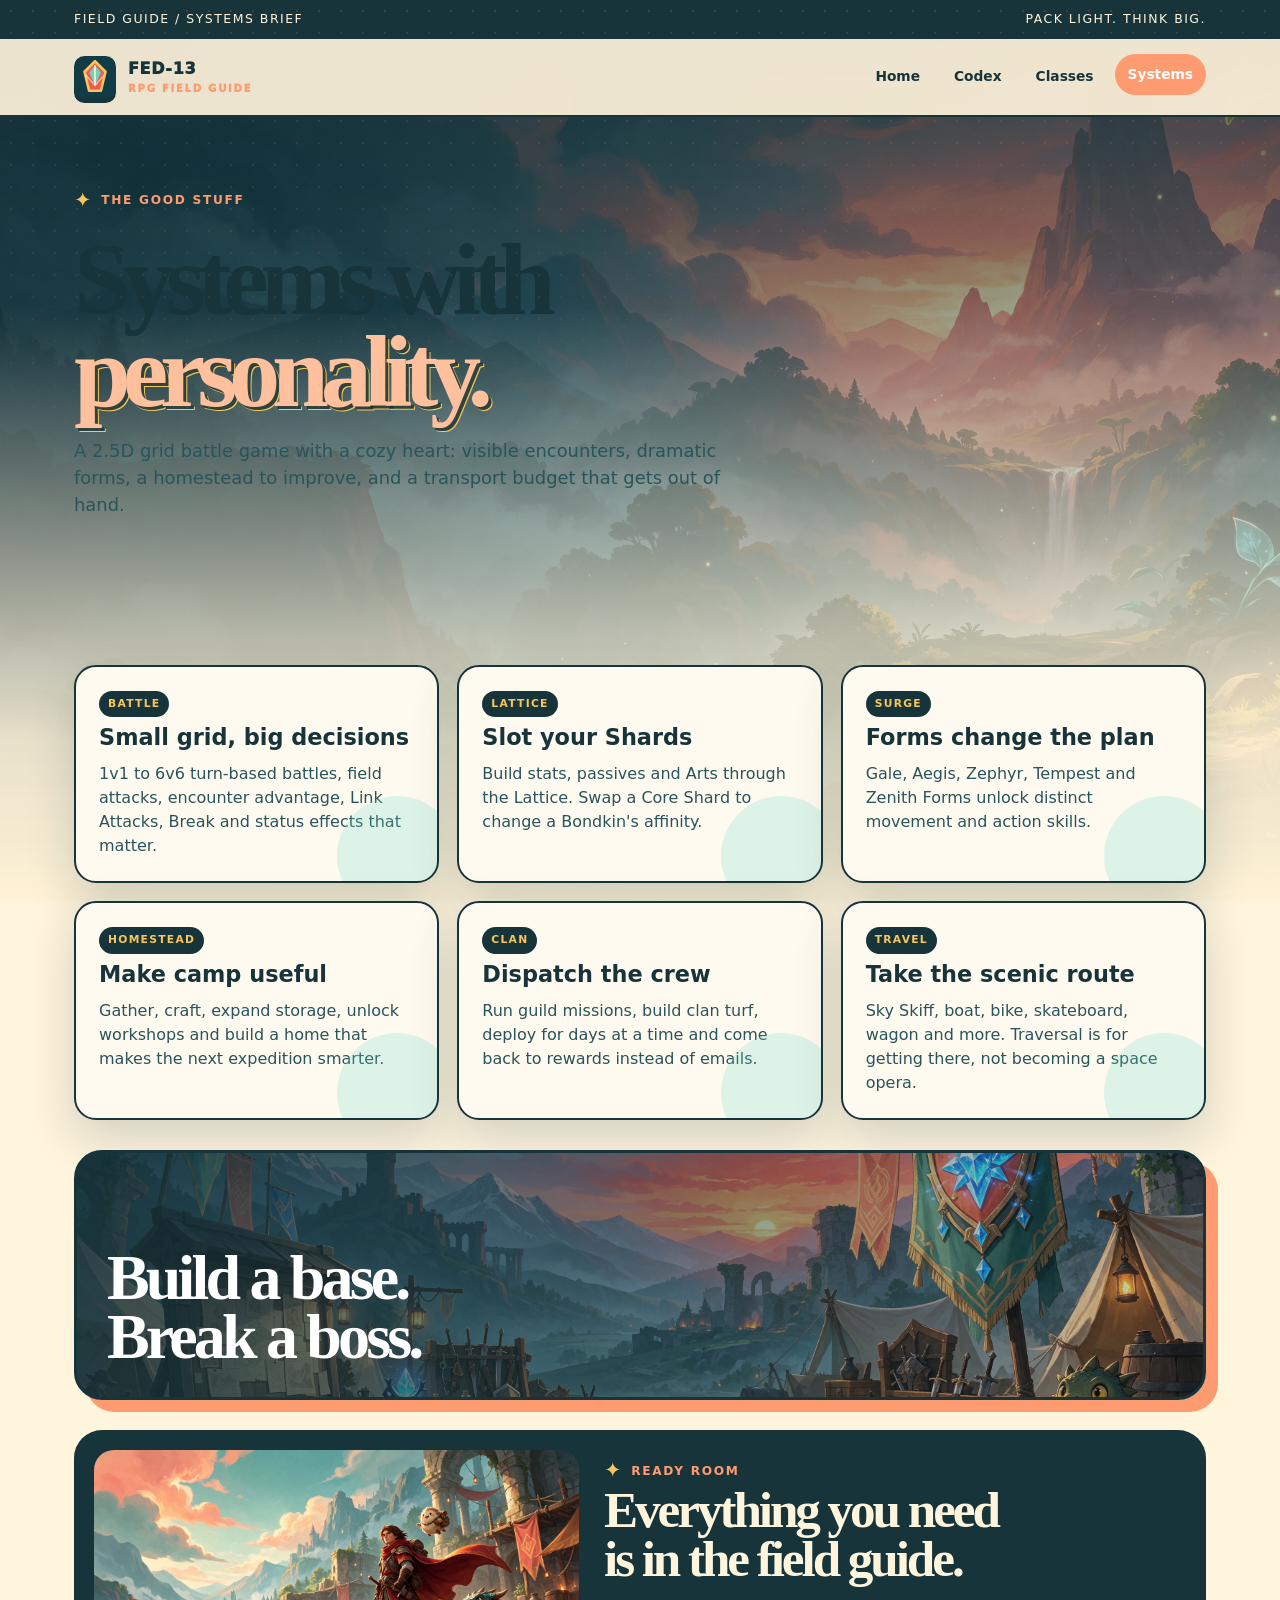
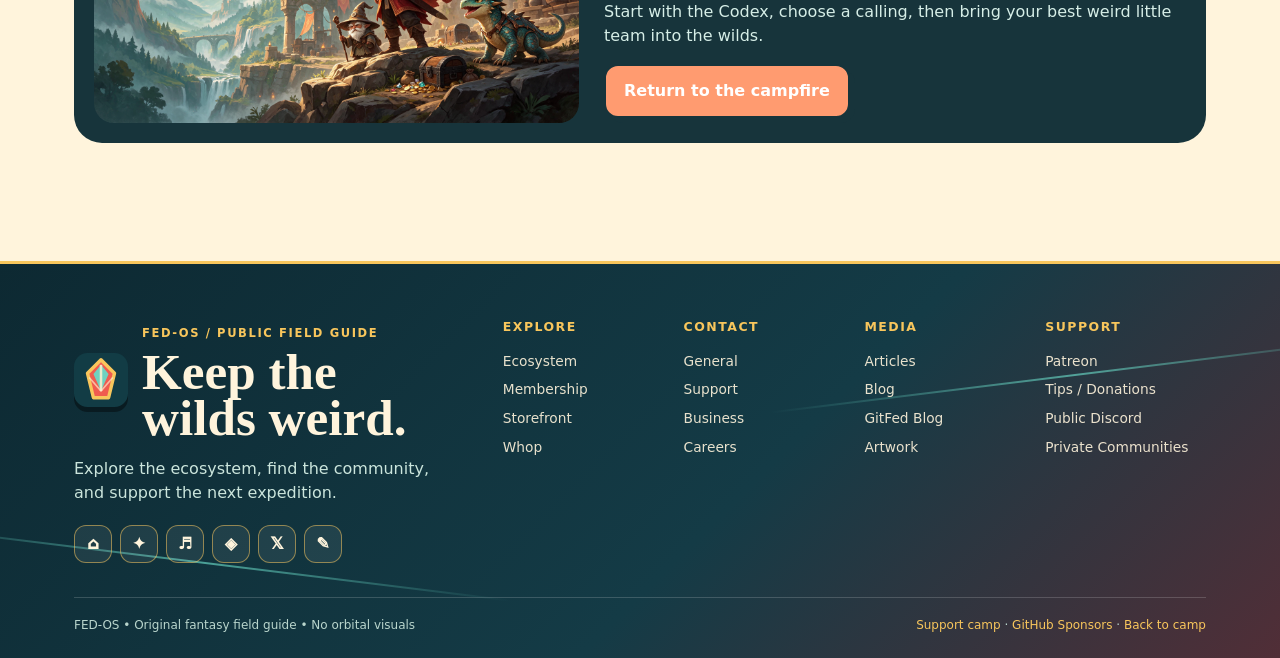
<file: systems.html>
<!doctype html><html lang="en"><head><meta charset="utf-8"><meta name="viewport" content="width=device-width,initial-scale=1"><title>Systems — FED-13 RPG</title><meta name="description" content="Read the FED-13 RPG systems brief: tactical battles, Shards, Surge Forms, homestead and transport."><link rel="icon" href="assets/favicon.svg" type="image/svg+xml"><link rel="stylesheet" href="css/styles.css"><link rel="stylesheet" href="css/footer.css"></head><body><div class="topline"><div class="shell"><span>Field Guide / Systems Brief</span><span>Pack light. Think big.</span></div></div><header class="nav"><div class="shell nav-inner"><a class="brand" href="index.html"><img src="assets/favicon.svg" alt="Crystal crest symbol"><span>FED-13<small>RPG FIELD GUIDE</small></span></a><nav class="nav-links" aria-label="Primary"><a href="index.html">Home</a><a href="codex.html">Codex</a><a href="classes.html">Classes</a><a href="systems.html" aria-current="page">Systems</a></nav></div></header><main><section class="page-hero"><div class="shell reveal"><span class="eyebrow">The good stuff</span><h1>Systems with<br><span>personality.</span></h1><p>A 2.5D grid battle game with a cozy heart: visible encounters, dramatic forms, a homestead to improve, and a transport budget that gets out of hand.</p></div></section><section class="section"><div class="shell"><div class="feature-grid"><article class="card reveal"><span class="badge">Battle</span><h3>Small grid, big decisions</h3><p>1v1 to 6v6 turn-based battles, field attacks, encounter advantage, Link Attacks, Break and status effects that matter.</p></article><article class="card reveal"><span class="badge">Lattice</span><h3>Slot your Shards</h3><p>Build stats, passives and Arts through the Lattice. Swap a Core Shard to change a Bondkin's affinity.</p></article><article class="card reveal"><span class="badge">Surge</span><h3>Forms change the plan</h3><p>Gale, Aegis, Zephyr, Tempest and Zenith Forms unlock distinct movement and action skills.</p></article><article class="card reveal"><span class="badge">Homestead</span><h3>Make camp useful</h3><p>Gather, craft, expand storage, unlock workshops and build a home that makes the next expedition smarter.</p></article><article class="card reveal"><span class="badge">Clan</span><h3>Dispatch the crew</h3><p>Run guild missions, build clan turf, deploy for days at a time and come back to rewards instead of emails.</p></article><article class="card reveal"><span class="badge">Travel</span><h3>Take the scenic route</h3><p>Sky Skiff, boat, bike, skateboard, wagon and more. Traversal is for getting there, not becoming a space opera.</p></article></div><div class="promo reveal"><h2>Build a base.<br>Break a boss.</h2></div><div class="art-card reveal"><img src="assets/promo-hero.png" alt="Fantasy warden overlooking the wilds"><div><span class="eyebrow">Ready room</span><h2>Everything you need<br>is in the field guide.</h2><p>Start with the Codex, choose a calling, then bring your best weird little team into the wilds.</p><a class="button" href="index.html">Return to the campfire</a></div></div></div></section></main><footer class="fed-footer"><div class="shell fed-footer-inner"><div class="fed-footer-top"><div><div class="fed-footer-brand"><img src="assets/favicon.svg" alt="FED-OS crystal crest symbol"><div><p class="fed-footer-kicker">FED-OS / public field guide</p><h2>Keep the wilds weird.</h2></div></div><p>Explore the ecosystem, find the community, and support the next expedition.</p><div class="fed-socials" aria-label="FED-OS social links"><a class="fed-social" href="https://www.fedpromptly.org" target="_blank" rel="noopener" aria-label="Explore the FED-OS ecosystem" title="Ecosystem">⌂</a><a class="fed-social" href="https://www.fedpromptly.com/aid" target="_blank" rel="noopener" aria-label="Join FED-OS membership" title="Membership">✦</a><a class="fed-social" href="https://discord.gg/Jm4XStx4Pf" target="_blank" rel="noopener" aria-label="Join the FED-OS Discord" title="Discord">♬</a><a class="fed-social" href="https://bsky.app/profile/fed-os.bsky.social" target="_blank" rel="noopener" aria-label="FED-OS on Bluesky" title="Bluesky">◈</a><a class="fed-social" href="https://x.com/Fedpromptly" target="_blank" rel="noopener" aria-label="FED-OS on X" title="X">𝕏</a><a class="fed-social" href="https://www.deviantart.com/fedpromptly" target="_blank" rel="noopener" aria-label="FED-OS artwork" title="Artwork">✎</a></div></div><div class="fed-footer-columns"><div class="fed-footer-column"><h3>Explore</h3><a href="https://www.fedpromptly.org" target="_blank" rel="noopener">Ecosystem</a><a href="https://www.fedpromptly.com/aid" target="_blank" rel="noopener">Membership</a><a href="https://www.jabburr.com/fed-os" target="_blank" rel="noopener">Storefront</a><a href="https://whop.com/fedpromptly/" target="_blank" rel="noopener">Whop</a></div><div class="fed-footer-column"><h3>Contact</h3><a href="mailto:contact@fedpromptly.com">General</a><a href="mailto:support@fedpromptly.com">Support</a><a href="mailto:business@fedpromptly.com">Business</a><a href="mailto:careers@fedpromptly.com">Careers</a></div><div class="fed-footer-column"><h3>Media</h3><a href="https://substack.com/@fedpromptly" target="_blank" rel="noopener">Articles</a><a href="https://fedpromptly.wordpress.com/" target="_blank" rel="noopener">Blog</a><a href="https://gitfed.substack.com/" target="_blank" rel="noopener">GitFed Blog</a><a href="https://www.deviantart.com/fedpromptly" target="_blank" rel="noopener">Artwork</a></div><div class="fed-footer-column"><h3>Support</h3><a href="https://www.patreon.com/c/FEDpromptly" target="_blank" rel="noopener">Patreon</a><a href="https://buymeacoffee.com/fedpromptly" target="_blank" rel="noopener">Tips / Donations</a><a href="community.html">Public Discord</a><a href="private-communities.html">Private Communities</a></div></div></div><div class="fed-footer-bottom"><span>FED-OS • Original fantasy field guide • No orbital visuals</span><span><a href="payments.html">Support camp</a> · <a href="sponsor.html">GitHub Sponsors</a> · <a href="index.html">Back to camp</a></span></div></div></footer><script src="js/app.js"></script></body></html>
</file>
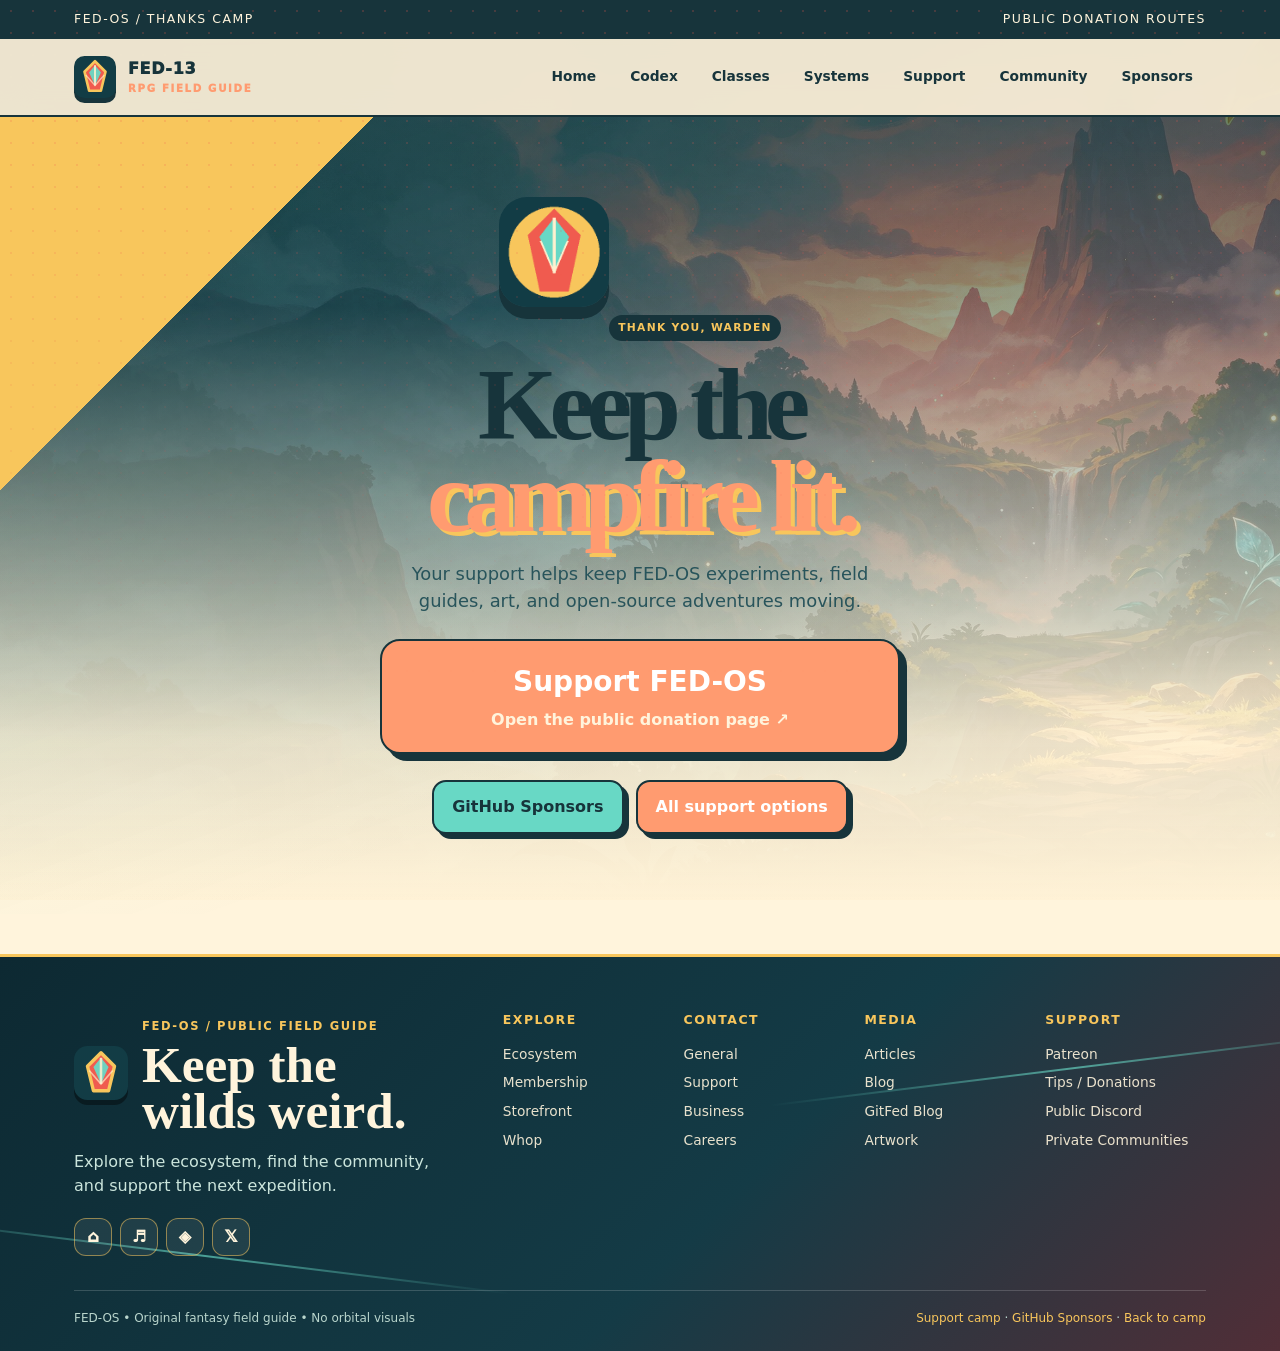
<file: thanks.html>
<!doctype html><html lang="en"><head><meta charset="UTF-8"><meta name="viewport" content="width=device-width, initial-scale=1, viewport-fit=cover"><meta name="description" content="Support FED-OS and FED-13 RPG through public donation and sponsorship links."><link rel="icon" href="assets/favicon.svg" type="image/svg+xml"><link rel="stylesheet" href="css/styles.css"><link rel="stylesheet" href="css/footer.css"><title>Thanks — FED-OS</title></head><body><div class="topline"><div class="shell"><span>FED-OS / Thanks Camp</span><span>Public donation routes</span></div></div><header class="nav"><div class="shell nav-inner"><a class="brand" href="index.html"><img src="assets/favicon.svg" alt="Crystal crest symbol"><span>FED-13<small>RPG FIELD GUIDE</small></span></a><nav class="nav-links" aria-label="Primary"><a href="index.html">Home</a><a href="codex.html">Codex</a><a href="classes.html">Classes</a><a href="systems.html">Systems</a><a href="payments.html">Support</a><a href="community.html">Community</a><a href="sponsor.html">Sponsors</a></nav></div></header><main><section class="thanks-hero"><div class="shell thanks-wrap reveal"><img class="thanks-crest" src="assets/crest-spark.gif" alt="Animated crystal crest symbol"><span class="badge">Thank you, warden</span><h1>Keep the<br><span>campfire lit.</span></h1><p>Your support helps keep FED-OS experiments, field guides, art, and open-source adventures moving.</p><a class="donate-cta" href="https://buymeacoffee.com/fedpromptly" target="_blank" rel="noopener"><strong>Support FED-OS</strong><span>Open the public donation page ↗</span></a><div class="thanks-actions"><a class="button alt" href="sponsor.html">GitHub Sponsors</a><a class="button" href="payments.html">All support options</a></div></div></section></main><footer class="fed-footer"><div class="shell fed-footer-inner"><div class="fed-footer-top"><div><div class="fed-footer-brand"><img src="assets/favicon.svg" alt="FED-OS crystal crest symbol"><div><p class="fed-footer-kicker">FED-OS / public field guide</p><h2>Keep the wilds weird.</h2></div></div><p>Explore the ecosystem, find the community, and support the next expedition.</p><div class="fed-socials" aria-label="FED-OS social links"><a class="fed-social" href="https://www.fedpromptly.org" target="_blank" rel="noopener" aria-label="Explore the FED-OS ecosystem" title="Ecosystem">⌂</a><a class="fed-social" href="https://discord.gg/Jm4XStx4Pf" target="_blank" rel="noopener" aria-label="Join the FED-OS Discord" title="Discord">♬</a><a class="fed-social" href="https://bsky.app/profile/fed-os.bsky.social" target="_blank" rel="noopener" aria-label="FED-OS on Bluesky" title="Bluesky">◈</a><a class="fed-social" href="https://x.com/Fedpromptly" target="_blank" rel="noopener" aria-label="FED-OS on X" title="X">𝕏</a></div></div><div class="fed-footer-columns"><div class="fed-footer-column"><h3>Explore</h3><a href="https://www.fedpromptly.org" target="_blank" rel="noopener">Ecosystem</a><a href="https://www.fedpromptly.com/aid" target="_blank" rel="noopener">Membership</a><a href="https://www.jabburr.com/fed-os" target="_blank" rel="noopener">Storefront</a><a href="https://whop.com/fedpromptly/" target="_blank" rel="noopener">Whop</a></div><div class="fed-footer-column"><h3>Contact</h3><a href="mailto:contact@fedpromptly.com">General</a><a href="mailto:support@fedpromptly.com">Support</a><a href="mailto:business@fedpromptly.com">Business</a><a href="mailto:careers@fedpromptly.com">Careers</a></div><div class="fed-footer-column"><h3>Media</h3><a href="https://substack.com/@fedpromptly" target="_blank" rel="noopener">Articles</a><a href="https://fedpromptly.wordpress.com/" target="_blank" rel="noopener">Blog</a><a href="https://gitfed.substack.com/" target="_blank" rel="noopener">GitFed Blog</a><a href="https://www.deviantart.com/fedpromptly" target="_blank" rel="noopener">Artwork</a></div><div class="fed-footer-column"><h3>Support</h3><a href="https://www.patreon.com/c/FEDpromptly" target="_blank" rel="noopener">Patreon</a><a href="https://buymeacoffee.com/fedpromptly" target="_blank" rel="noopener">Tips / Donations</a><a href="community.html">Public Discord</a><a href="private-communities.html">Private Communities</a></div></div></div><div class="fed-footer-bottom"><span>FED-OS • Original fantasy field guide • No orbital visuals</span><span><a href="payments.html">Support camp</a> · <a href="sponsor.html">GitHub Sponsors</a> · <a href="index.html">Back to camp</a></span></div></div></footer><script src="js/app.js"></script></body></html>
</file>
<file: css/styles.css>
:root{--ink:#17343b;--ink-2:#28545b;--cream:#fff4dc;--paper:#ffe7b8;--coral:#f05b4f;--gold:#f8c65c;--teal:#68d8c5;--blue:#267a88;--shadow:0 18px 48px #123c4530}*{box-sizing:border-box}html{scroll-behavior:smooth}body{margin:0;background:var(--cream);color:var(--ink);font-family:Inter,system-ui,-apple-system,Segoe UI,sans-serif;line-height:1.5}body:before{content:"";position:fixed;inset:0;pointer-events:none;opacity:.22;background-image:radial-gradient(#f05b4f 1px,transparent 1px);background-size:22px 22px;mask-image:linear-gradient(#000,transparent 76%)}a{color:inherit;text-decoration:none}.shell{max-width:1180px;margin:auto;padding:0 24px}.topline{background:var(--ink);color:var(--cream);font-size:.78rem;letter-spacing:.12em;text-transform:uppercase;padding:10px 0}.topline .shell{display:flex;justify-content:space-between;gap:16px}.nav{position:sticky;top:0;z-index:10;background:#fff4dceb;backdrop-filter:blur(16px);border-bottom:2px solid var(--ink)}.nav-inner{min-height:76px;display:flex;align-items:center;justify-content:space-between;gap:22px}.brand{display:flex;align-items:center;gap:12px;font-weight:950;letter-spacing:.04em}.brand img{width:42px;height:42px;filter:drop-shadow(0 5px 0 var(--ink))}.brand small{display:block;color:var(--coral);font-size:.64rem;letter-spacing:.16em}.nav-links{display:flex;flex-wrap:wrap;gap:8px;justify-content:flex-end}.nav-links a{padding:10px 13px;border-radius:999px;font-size:.86rem;font-weight:800}.nav-links a:hover,.nav-links a[aria-current=page]{background:var(--coral);color:white;transform:translateY(-2px)}.hero{padding:54px 0 68px;position:relative;overflow:hidden}.hero-grid{display:grid;grid-template-columns:1.05fr .95fr;gap:38px;align-items:center}.eyebrow{display:inline-flex;gap:8px;align-items:center;color:var(--coral);font-weight:900;letter-spacing:.14em;text-transform:uppercase;font-size:.76rem}.eyebrow:before{content:"✦";color:var(--gold);font-size:1.3rem}.hero h1,.page-hero h1{font-family:Georgia,serif;font-size:clamp(3.6rem,8vw,7.4rem);line-height:.9;margin:18px 0 20px;letter-spacing:-.08em;color:var(--ink);text-wrap:balance}.hero h1 span,.page-hero h1 span{color:var(--coral);text-shadow:4px 4px 0 var(--gold)}.hero p{font-size:1.16rem;max-width:580px;color:var(--ink-2)}.hero-art{min-height:420px;border:3px solid var(--ink);border-radius:34px;background:linear-gradient(135deg,#68d8c566,#f8c65c66),url('../assets/promo-hero.png') center/cover;box-shadow:14px 14px 0 var(--ink);position:relative;transform:rotate(2deg);overflow:hidden}.hero-art:after{content:"FIELD GUIDE / VOL. 13";position:absolute;right:18px;bottom:16px;background:var(--paper);border:2px solid var(--ink);padding:7px 10px;font-size:.7rem;font-weight:950;letter-spacing:.12em;transform:rotate(-5deg)}.actions{display:flex;gap:12px;flex-wrap:wrap;margin:28px 0}.button{display:inline-flex;align-items:center;justify-content:center;gap:8px;border:2px solid var(--ink);border-radius:14px;padding:13px 18px;background:var(--coral);color:white;font-weight:900;box-shadow:5px 5px 0 var(--ink);transition:.2s}.button:hover{transform:translate(2px,2px);box-shadow:2px 2px 0 var(--ink)}.button.alt{background:var(--teal);color:var(--ink)}.ticker{overflow:hidden;border-block:2px solid var(--ink);background:var(--gold);white-space:nowrap}.ticker-track{display:inline-block;padding:13px 0;animation:marquee 22s linear infinite;font-size:.82rem;font-weight:950;letter-spacing:.12em;text-transform:uppercase}.ticker-track span{margin:0 25px}.section{padding:78px 0}.section-head{display:flex;justify-content:space-between;gap:20px;align-items:end;margin-bottom:28px}.section h2{font-family:Georgia,serif;font-size:clamp(2.1rem,4vw,4rem);line-height:.95;margin:0;letter-spacing:-.06em}.section-intro{max-width:570px;color:var(--ink-2)}.feature-grid{display:grid;grid-template-columns:repeat(3,1fr);gap:18px}.card{background:#fffaf0;border:2px solid var(--ink);border-radius:22px;padding:23px;box-shadow:var(--shadow);position:relative;overflow:hidden}.card:before{content:"";position:absolute;inset:auto -20px -35px auto;width:120px;height:120px;border-radius:50%;background:var(--teal);opacity:.22}.card h3{margin:4px 0 8px;font-size:1.4rem}.card p{color:var(--ink-2);margin:0}.badge{display:inline-block;background:var(--ink);color:var(--gold);padding:5px 9px;border-radius:99px;font-size:.67rem;font-weight:900;letter-spacing:.12em;text-transform:uppercase}.promo{margin:30px 0;border:3px solid var(--ink);border-radius:28px;min-height:250px;background:linear-gradient(90deg,#17343bd9,#17343b33),url('../assets/promo-banner.png') center/cover;display:flex;align-items:end;padding:30px;color:white;box-shadow:12px 12px 0 var(--coral)}.promo h2{max-width:570px;margin:0;font-family:Georgia,serif;font-size:clamp(2.1rem,5vw,4.5rem);line-height:.92}.page-hero{padding:68px 0 50px;background:linear-gradient(135deg,#f8c65c 0 22%,transparent 22%),linear-gradient(180deg,#68d8c522,transparent)}.page-hero p{max-width:680px;font-size:1.12rem;color:var(--ink-2)}.filter-row{display:flex;gap:9px;flex-wrap:wrap;margin:25px 0}.filter{border:2px solid var(--ink);background:transparent;border-radius:999px;padding:8px 13px;font-weight:850;cursor:pointer}.filter.active,.filter:hover{background:var(--coral);color:#fff}.codex-grid{display:grid;grid-template-columns:repeat(4,1fr);gap:14px}.creature{background:#fffaf0;border:2px solid var(--ink);border-radius:18px;padding:15px;min-height:160px;transition:.2s}.creature:hover{transform:translateY(-7px) rotate(-1deg);box-shadow:7px 7px 0 var(--gold)}.creature strong{display:block;font-family:Georgia,serif;font-size:1.25rem}.creature small{color:var(--coral);font-weight:900;text-transform:uppercase;letter-spacing:.1em}.statline{display:flex;justify-content:space-between;border-bottom:1px dashed #28545b66;padding:10px 0}.art-card{display:grid;grid-template-columns:1fr 1.2fr;gap:25px;align-items:center;background:var(--ink);color:var(--cream);border-radius:28px;padding:20px;overflow:hidden}.art-card img{width:100%;border-radius:20px;display:block}.art-card p{color:#d6eee7}.footer{background:var(--ink);color:var(--cream);padding:42px 0;margin-top:40px}.footer-grid{display:flex;justify-content:space-between;gap:24px;align-items:start}.footer a{color:var(--gold)}.reveal{opacity:0;transform:translateY(18px);transition:.7s ease}.reveal.show{opacity:1;transform:none}.floaty{animation:floaty 4s ease-in-out infinite}.spark{animation:spark 2.4s ease-in-out infinite}.hide{display:none!important}@keyframes marquee{to{transform:translateX(-50%)}}@keyframes floaty{50%{transform:translateY(-10px) rotate(2deg)}}@keyframes spark{0%,100%{filter:drop-shadow(0 0 0 #f8c65c)}50%{filter:drop-shadow(0 0 16px #f8c65c)}}@media(max-width:860px){.hero-grid,.art-card{grid-template-columns:1fr}.hero-art{min-height:300px}.feature-grid{grid-template-columns:1fr}.codex-grid{grid-template-columns:repeat(2,1fr)}.nav-inner{align-items:flex-start;padding:15px 0;flex-direction:column}.nav-links{justify-content:flex-start}.topline .shell{display:block}.topline span:last-child{display:none}}@media(max-width:520px){.shell{padding:0 16px}.hero{padding-top:35px}.hero h1{font-size:4rem}.codex-grid{grid-template-columns:1fr}.section-head{display:block}.section-head .button{margin-top:18px}}

.support-section{padding-top:10px}.support-content{max-width:860px;margin:0 auto}.age-gate{max-width:620px;margin:0 auto;text-align:center;background:#fffaf0;border:3px solid var(--ink);border-radius:28px;padding:34px;box-shadow:12px 12px 0 var(--gold)}.age-gate h2{font-family:Georgia,serif;font-size:clamp(2rem,5vw,3.3rem);margin:14px 0 8px}.age-gate p{color:var(--ink-2)}.gate-symbol img{width:82px;height:82px;animation:spark 2.4s ease-in-out infinite}.fine-print{font-size:.75rem!important;color:var(--ink-2)!important;max-width:520px;margin:10px auto 0}.support-tabs{display:flex;gap:8px;justify-content:center;flex-wrap:wrap;margin-bottom:18px}.support-tab{border:2px solid var(--ink);background:#fffaf0;color:var(--ink);border-radius:999px;padding:10px 17px;font:inherit;font-weight:900;cursor:pointer;transition:.2s}.support-tab:hover,.support-tab.active{background:var(--coral);color:#fff;transform:translateY(-2px)}.support-panel{background:#fffaf0;border:2px solid var(--ink);border-radius:24px;padding:28px;box-shadow:var(--shadow);animation:panelIn .35s ease}.support-panel h2{font-family:Georgia,serif;font-size:clamp(2rem,4vw,3.4rem);line-height:1;margin:13px 0}.support-panel>p{color:var(--ink-2)}.payment-box{margin-top:22px;min-height:78px;border:2px dashed #28545b66;border-radius:16px;padding:18px;background:#fffdf8}.payment-choice-grid{display:grid;grid-template-columns:repeat(3,1fr);gap:12px;margin-top:22px}.payment-choice{display:flex;flex-direction:column;gap:7px;border:2px solid var(--ink);border-radius:16px;padding:16px;background:var(--teal);transition:.2s}.payment-choice:hover{transform:translateY(-5px) rotate(-1deg);background:var(--gold);box-shadow:5px 5px 0 var(--ink)}.payment-choice span{font-size:.88rem;color:var(--ink-2)}.payment-success{color:#15803d;font-weight:900}.stripe-box{display:flex;justify-content:center;overflow-x:auto}.community-section{padding-top:10px}.community-card{max-width:1000px;margin:0 auto;display:grid;grid-template-columns:1fr 390px;gap:34px;align-items:center;background:var(--ink);color:var(--cream);border-radius:30px;padding:30px;box-shadow:12px 12px 0 var(--coral)}.community-copy p{color:#d6eee7;max-width:450px}.community-copy h2{font-family:Georgia,serif;font-size:clamp(2.3rem,5vw,4.2rem);line-height:.95;margin:16px 0}.discord-frame{display:flex;justify-content:center;align-items:center;min-height:520px}.discord-frame iframe{max-width:100%;border:2px solid var(--gold);border-radius:16px;box-shadow:0 10px 0 #0005}.community-card .eyebrow{color:var(--gold)}@keyframes panelIn{from{opacity:0;transform:translateY(10px)}to{opacity:1;transform:none}}@media(max-width:860px){.payment-choice-grid{grid-template-columns:1fr}.community-card{grid-template-columns:1fr}.discord-frame{min-height:0}}
.sponsor-inline{display:flex;flex-direction:column;align-items:center;gap:12px;margin:22px 0 4px}.sponsor-card-wrap{display:flex;justify-content:center}.gh-sponsor-card{--card-w:600px;--card-h:225px;--crop:150px;position:relative;width:var(--card-w);max-width:100%;height:var(--crop);overflow:hidden;border-radius:12px;background:#fff;box-shadow:0 1px 2px #0000000f,0 8px 24px -10px #0000002e;transition:transform .18s ease,box-shadow .18s ease}.gh-sponsor-card iframe{display:block;border:0;margin:0;width:var(--card-w);height:var(--card-h);color-scheme:light dark;background:transparent}.gh-sponsor-card:hover{transform:translateY(-2px);box-shadow:0 2px 4px #00000012,0 14px 32px -12px #00000040}.sponsor-link{color:var(--coral);font-weight:900;text-decoration:underline;text-underline-offset:3px}.sponsor-link:hover{color:var(--ink)}.sponsor-section{padding-top:10px}@media(prefers-color-scheme:dark){.gh-sponsor-card{background:#0d1117;box-shadow:0 0 0 1px #ffffff0f,0 8px 24px -10px #0009}}@media(prefers-reduced-motion:reduce){.gh-sponsor-card{transition:none}.gh-sponsor-card:hover{transform:none}}@media(max-width:640px){.gh-sponsor-card{--s:.72;width:calc(var(--card-w)*var(--s));height:calc(var(--crop)*var(--s))}.gh-sponsor-card iframe{transform:scale(var(--s));transform-origin:0 0}}
.thanks-hero{min-height:70vh;display:flex;align-items:center;background:linear-gradient(135deg,#f8c65c 0 18%,transparent 18%),linear-gradient(160deg,#68d8c522,transparent 70%)}.thanks-wrap{max-width:620px;text-align:center;padding:80px 24px}.thanks-crest{width:110px;height:110px;border-radius:28px;box-shadow:0 12px 0 var(--ink);margin-bottom:24px;animation:floaty 4s ease-in-out infinite}.thanks-wrap h1{font-family:Georgia,serif;font-size:clamp(3rem,8vw,6.5rem);line-height:.9;letter-spacing:-.08em;margin:18px 0}.thanks-wrap h1 span{color:var(--coral);text-shadow:4px 4px 0 var(--gold)}.thanks-wrap p{font-size:1.12rem;color:var(--ink-2);max-width:520px;margin:0 auto 24px}.donate-cta{display:flex;flex-direction:column;align-items:center;gap:5px;background:var(--coral);color:white;border:2px solid var(--ink);border-radius:20px;padding:20px 24px;box-shadow:7px 7px 0 var(--ink);transition:.2s}.donate-cta:hover{transform:translateY(-4px) rotate(-1deg);box-shadow:9px 11px 0 var(--ink);background:#d9473d}.donate-cta strong{font-size:1.75rem}.donate-cta span{font-weight:800;color:#fff4dc}.thanks-actions{display:flex;justify-content:center;gap:12px;flex-wrap:wrap;margin-top:26px}@media(prefers-reduced-motion:reduce){.thanks-crest{animation:none}.donate-cta{transition:none}.donate-cta:hover{transform:none}}

/* Atmospheric site background */
body{background-color:var(--cream);background-image:linear-gradient(180deg,rgba(23,52,59,.72),rgba(23,52,59,.42) 34%,rgba(255,244,220,.9) 82%,var(--cream) 100%),url('../assets/site-background.png');background-position:center top;background-repeat:no-repeat;background-size:cover;background-attachment:fixed}body:after{content:"";position:fixed;inset:0;z-index:-1;pointer-events:none;background:linear-gradient(180deg,rgba(23,52,59,.12),transparent 42%,rgba(255,244,220,.18));mix-blend-mode:multiply}.hero,.page-hero{background:transparent}.section{position:relative}.card,.art-card,.age-gate,.support-panel,.community-card,.private-gate,.gh-sponsor-card{backdrop-filter:blur(2px)}
@media(max-width:700px){body{background-position:58% top;background-attachment:scroll;background-size:auto 100%;background-image:linear-gradient(180deg,rgba(23,52,59,.75),rgba(23,52,59,.45) 30%,rgba(255,244,220,.94) 72%,var(--cream) 100%),url('../assets/site-background.png')}}


/* Brighter orange accents for readability over the atmospheric background */
:root{--coral:#ff9b70}
.eyebrow,.sponsor-link{ text-shadow:0 1px 0 rgba(23,52,59,.22) }
.hero h1 span,.page-hero h1 span{color:#ffc09d;text-shadow:3px 3px 0 rgba(23,52,59,.9),4px 4px 0 var(--gold)}
.nav-links a:hover,.nav-links a[aria-current=page],.button,.auth-submit,.donate-cta{background-color:#ff9b70}
</file>
<file: css/footer.css>
:root{--footer-surface:#0d2932;--footer-surface-2:#174852;--footer-glow:#68d8c5}.fed-footer{position:relative;overflow:hidden;background:linear-gradient(135deg,var(--footer-surface),#143b46 58%,#512e37);color:var(--cream);padding:54px 0 24px;margin-top:40px;border-top:3px solid var(--gold)}.fed-footer:before,.fed-footer:after{content:"";position:absolute;width:48%;height:2px;background:linear-gradient(90deg,transparent,#68d8c5aa,transparent);transform:rotate(-7deg);animation:footerDrift 10s ease-in-out infinite;pointer-events:none}.fed-footer:before{right:-8%;top:28%}.fed-footer:after{left:-8%;bottom:24%;transform:rotate(7deg);animation-delay:-4s}.fed-footer-inner{position:relative;z-index:1}.fed-footer-top{display:grid;grid-template-columns:1.1fr 2fr;gap:42px;align-items:start}.fed-footer-brand{display:flex;gap:14px;align-items:center}.fed-footer-brand img{width:54px;height:54px;filter:drop-shadow(0 5px 0 #0006);animation:footerBob 4s ease-in-out infinite}.fed-footer h2{font-family:Georgia,serif;font-size:clamp(2rem,4vw,3.2rem);line-height:.9;margin:0}.fed-footer p{color:#cbe5dc}.fed-footer-kicker{color:var(--gold)!important;text-transform:uppercase;letter-spacing:.14em;font-size:.72rem;font-weight:900;margin:7px 0}.fed-footer-columns{display:grid;grid-template-columns:repeat(4,1fr);gap:20px}.fed-footer-column h3{font-size:.78rem;letter-spacing:.12em;text-transform:uppercase;color:var(--gold);margin:0 0 10px}.fed-footer-column a{display:block;color:var(--cream);font-size:.86rem;padding:4px 0;opacity:.9}.fed-footer-column a:hover{color:var(--teal);opacity:1;transform:translateX(3px)}.fed-socials{display:flex;gap:8px;flex-wrap:wrap;margin-top:20px}.fed-social{width:38px;height:38px;display:inline-flex!important;align-items:center;justify-content:center;border:1px solid #f8c65c88;border-radius:12px;background:#ffffff12;color:var(--cream)!important;font-weight:950;font-size:1rem!important;transition:.2s}.fed-social:hover{background:var(--coral);color:white!important;transform:translateY(-4px) rotate(-4deg)!important;box-shadow:4px 4px 0 #0005}.fed-footer-bottom{display:flex;justify-content:space-between;gap:18px;border-top:1px solid #ffffff2b;margin-top:34px;padding-top:18px;font-size:.75rem;color:#b9d5cc}.fed-footer-bottom a{color:var(--gold)}.private-gate{max-width:650px;margin:0 auto;text-align:center;background:#fffaf0;border:3px solid var(--ink);border-radius:28px;padding:34px;box-shadow:12px 12px 0 var(--gold)}.private-gate h2{font-family:Georgia,serif;font-size:clamp(2rem,5vw,3.2rem);margin:14px 0 8px}.gate-symbol img{width:82px;height:82px;animation:spark 2.4s ease-in-out infinite}.private-warning{color:var(--coral)!important;font-weight:750}.field-label{display:block;text-align:left;font-weight:900;margin:22px 0 7px}.private-gate select{width:100%;padding:13px;border:2px solid var(--ink);border-radius:12px;background:#fff;color:var(--ink);font:inherit}.check-row{display:flex;gap:10px;align-items:flex-start;text-align:left;margin:14px 0;color:var(--ink-2)}.check-row input{width:20px;height:20px;accent-color:var(--coral);flex:0 0 auto}.form-message{min-height:22px;font-weight:800}.form-message.error{color:#b42318}.form-message.success{color:#15803d}.private-result{margin-top:24px;padding:20px;border-radius:18px;background:var(--teal);border:2px solid var(--ink);animation:panelIn .35s ease}.private-result h3{font-family:Georgia,serif;font-size:1.7rem;margin:12px 0 4px}.private-result p{color:var(--ink-2)}@keyframes footerDrift{0%,100%{opacity:.25;transform:translateX(-20px) rotate(-7deg)}50%{opacity:1;transform:translateX(24px) rotate(-4deg)}}@keyframes footerBob{50%{transform:translateY(-7px) rotate(3deg)}}@media(max-width:900px){.fed-footer-top{grid-template-columns:1fr}.fed-footer-columns{grid-template-columns:repeat(2,1fr)}}@media(max-width:520px){.fed-footer-columns{grid-template-columns:1fr}.fed-footer-bottom{display:block}.fed-footer-bottom span{display:block;margin-top:8px}}@media(prefers-reduced-motion:reduce){.fed-footer:before,.fed-footer:after,.fed-footer-brand img{animation:none}.fed-social{transition:none}}
</file>
